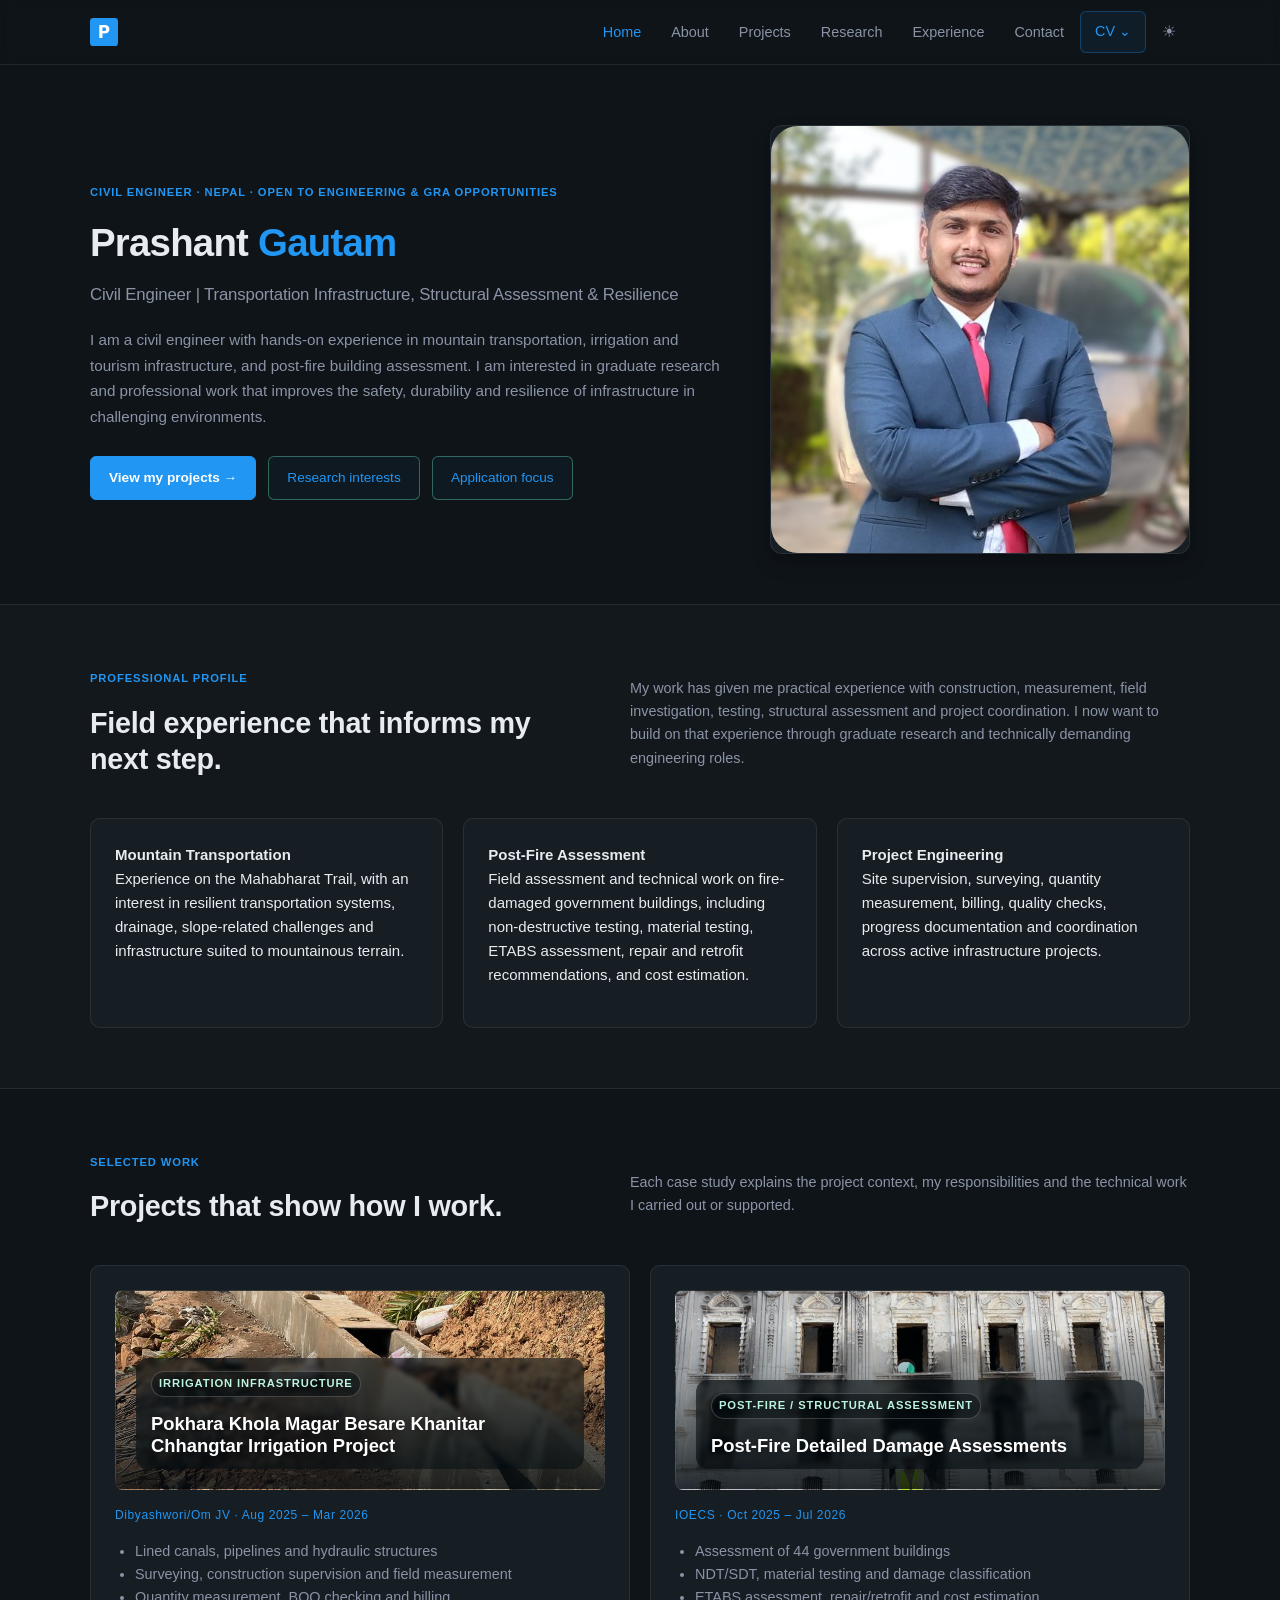
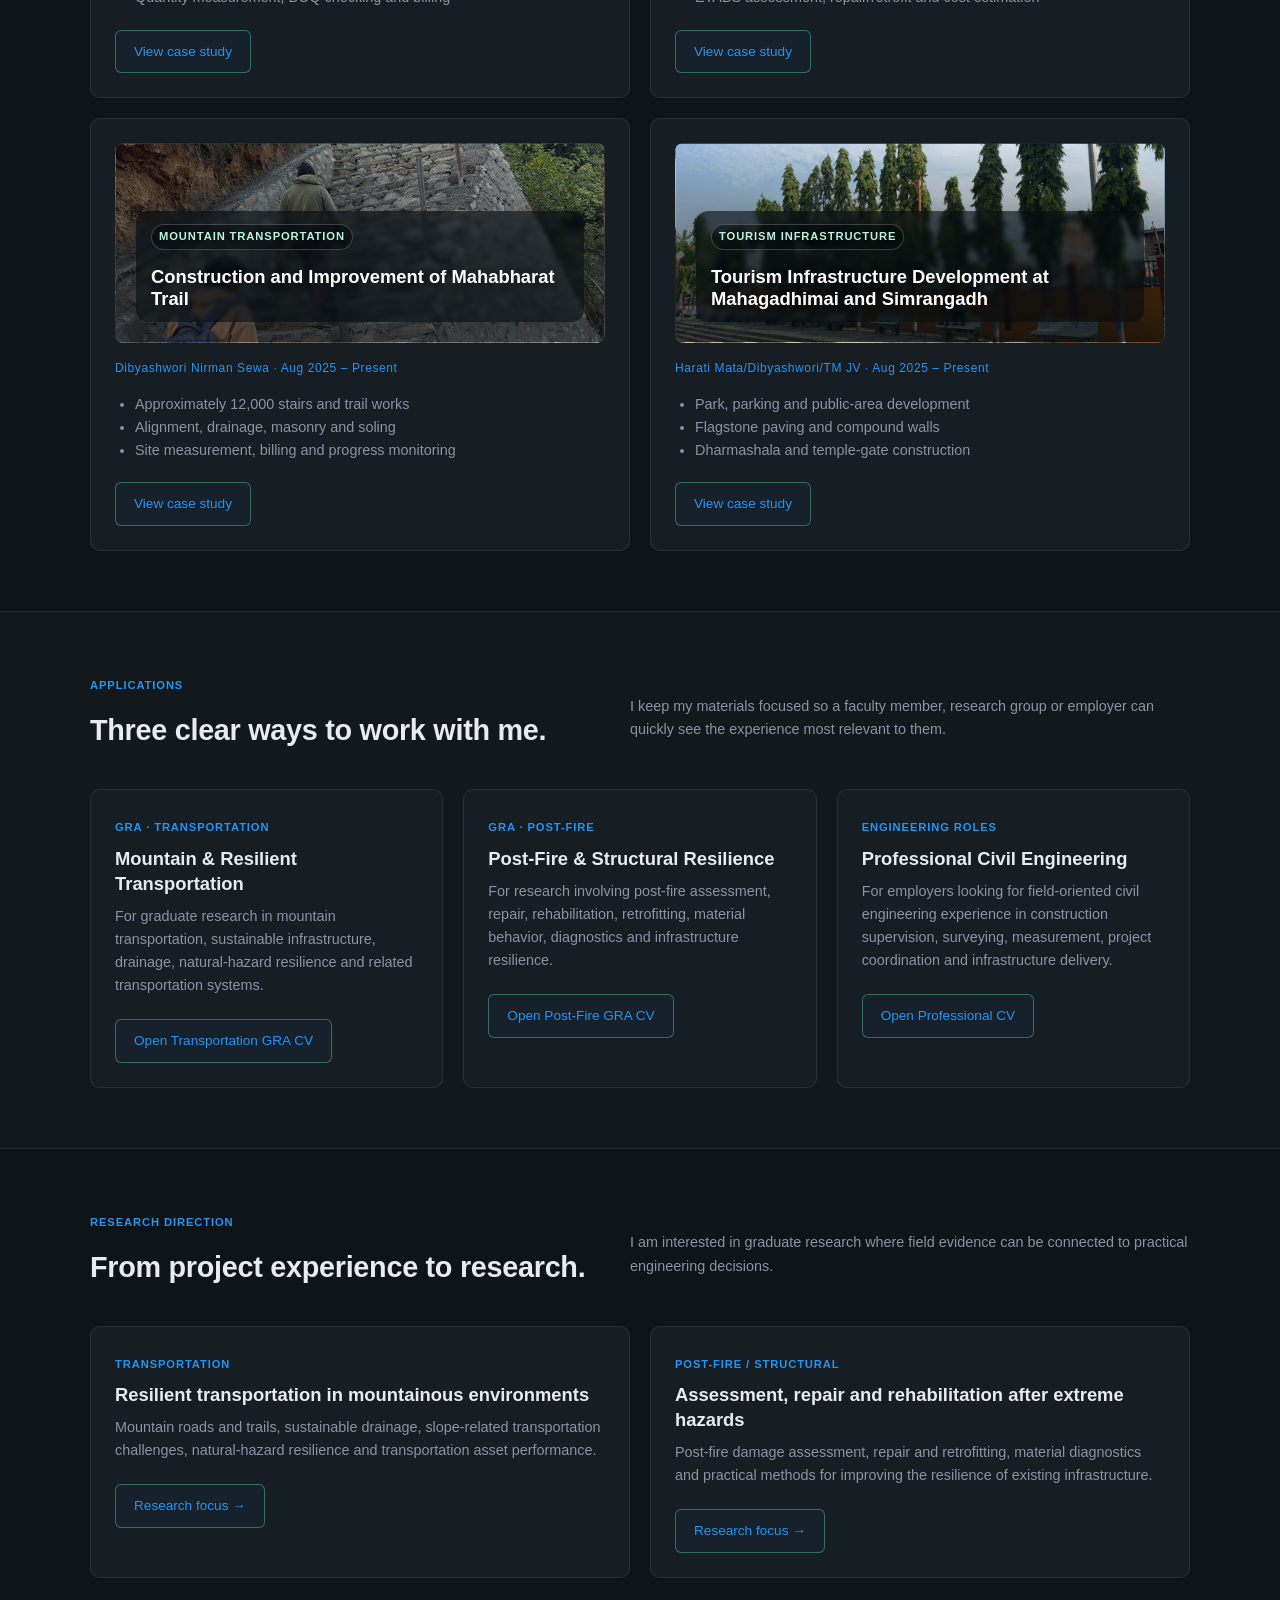
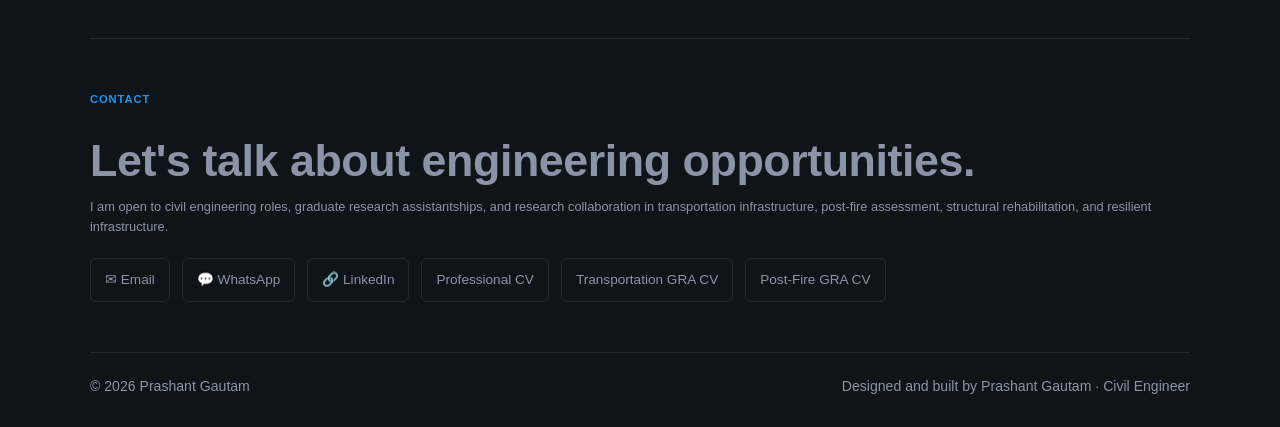
<file: index.html>
<!DOCTYPE html>
<html lang="en">
<head>
<meta charset="utf-8"/>
<meta content="width=device-width,initial-scale=1" name="viewport"/>
<title>Prashant Gautam | Civil Engineer — Transportation, Structural Assessment &amp; Resilience</title><meta content="Prashant Gautam is a civil engineer based in Nepal with project experience in mountain transportation, irrigation, tourism infrastructure and post-fire structural assessment. Seeking engineering roles and GRA opportunities." name="description"/>
<link href="assets/site.css" rel="stylesheet"/><link href="https://prashant-gautam.com.np/" rel="canonical"/><meta content="website" property="og:type"/><meta content="Prashant Gautam | Civil Engineer — Transportation, Structural Assessment &amp; Resilience" property="og:title"/><meta content="Prashant Gautam is a civil engineer based in Nepal with project experience in mountain transportation, irrigation, tourism infrastructure and post-fire structural assessment. Seeking engineering roles and GRA opportunities." property="og:description"/><meta content="https://prashant-gautam.com.np/" property="og:url"/><meta content="https://prashant-gautam.com.np/assets/images/profile/profile.jpg" property="og:image"/><meta content="#07110f" name="theme-color"/><link href="/assets/favicon.svg" rel="icon" type="image/svg+xml"/></head><body><a class="skip-link" href="#main-content">Skip to content</a>
<nav aria-label="Primary navigation" class="nav">
<div class="container nav-inner">
<a aria-label="Prashant Gautam — Home" class="logo" href="index.html"><img src="assets/favicon.svg" alt="P" width="28" height="28"/></a>
<button aria-controls="site-navigation" aria-expanded="false" aria-label="Open navigation" class="menu" type="button">☰</button>
<ul class="nav-links" id="site-navigation">
<li><a class="active" href="index.html">Home</a></li>
<li><a class="" href="about.html">About</a></li>
<li><a class="" href="projects.html">Projects</a></li>
<li><a class="" href="research.html">Research</a></li>
<li><a class="" href="experience.html">Experience</a></li>
<li><a class="" href="index.html#contact">Contact</a></li>
<li class="cv-menu">
<button aria-expanded="false" class="nav-cta cv-trigger" type="button">CV <span aria-hidden="true">⌄</span></button>
<div class="cv-pop" role="menu">
<a href="assets/cv/professional-cv.pdf" rel="noopener" role="menuitem" target="_blank">Professional CV<small>For civil engineering roles and general applications</small></a>
<a href="assets/cv/transportation-gra-cv.pdf" rel="noopener" role="menuitem" target="_blank">Transportation GRA CV<small>For transportation and resilient infrastructure research</small></a>
<a href="assets/cv/post-fire-gra-cv.pdf" rel="noopener" role="menuitem" target="_blank">Post-Fire / Structural GRA CV<small>For post-fire, repair and structural resilience research</small></a>
</div>
</li>
<li><button aria-label="Switch to light or dark theme" class="theme-toggle" type="button">☀</button></li>
</ul>
</div>
</nav>
<main id="main-content"><section class="container hero">
<div>
<span class="eyebrow">Civil Engineer · Nepal · Open to Engineering &amp; GRA Opportunities</span>
<h1>Prashant <span>Gautam</span></h1>
<h2>Civil Engineer | Transportation Infrastructure, Structural Assessment &amp; Resilience</h2>
<p class="lead">I am a civil engineer with hands-on experience in mountain transportation, irrigation and tourism infrastructure, and post-fire building assessment. I am interested in graduate research and professional work that improves the safety, durability and resilience of infrastructure in challenging environments.</p>
<div class="actions">
<a class="btn btn-primary" href="projects.html">View my projects →</a>
<a class="btn btn-outline" href="research.html">Research interests</a>
<a class="btn btn-outline" href="#applications">Application focus</a>
</div>
</div>
<div class="hero-photo"><img alt="Prashant Gautam in professional attire" fetchpriority="high" height="590" src="assets/images/profile/profile.jpg" width="578"/></div>
</section>
<section class="section alt"><div class="container"><div class="section-head"><div><span class="tag">Professional profile</span><h2>Field experience that informs my next step.</h2></div><p>My work has given me practical experience with construction, measurement, field investigation, testing, structural assessment and project coordination. I now want to build on that experience through graduate research and technically demanding engineering roles.</p></div>
<div class="pillars">
<div class="pillar"><strong>Mountain Transportation</strong><p>Experience on the Mahabharat Trail, with an interest in resilient transportation systems, drainage, slope-related challenges and infrastructure suited to mountainous terrain.</p></div>
<div class="pillar"><strong>Post-Fire Assessment</strong><p>Field assessment and technical work on fire-damaged government buildings, including non-destructive testing, material testing, ETABS assessment, repair and retrofit recommendations, and cost estimation.</p></div>
<div class="pillar"><strong>Project Engineering</strong><p>Site supervision, surveying, quantity measurement, billing, quality checks, progress documentation and coordination across active infrastructure projects.</p></div>
</div></div></section>
<section class="section"><div class="container"><div class="section-head"><div><span class="tag">Selected work</span><h2>Projects that show how I work.</h2></div><p>Each case study explains the project context, my responsibilities and the technical work I carried out or supported.</p></div>
<div class="grid">
<article class="card project-card"><div class="project-cover irr"><div><span class="tag">Irrigation Infrastructure</span><h3>Pokhara Khola Magar Besare Khanitar Chhangtar Irrigation Project</h3></div></div><div class="project-body"><div class="meta">Dibyashwori/Om JV · Aug 2025 – Mar 2026</div><ul><li>Lined canals, pipelines and hydraulic structures</li><li>Surveying, construction supervision and field measurement</li><li>Quantity measurement, BOQ checking and billing</li></ul><a class="btn btn-outline" href="projects/irrigation.html">View case study</a></div></article>
<article class="card project-card"><div class="project-cover fire"><div><span class="tag">Post-Fire / Structural Assessment</span><h3>Post-Fire Detailed Damage Assessments</h3></div></div><div class="project-body"><div class="meta">IOECS · Oct 2025 – Jul 2026</div><ul><li>Assessment of 44 government buildings</li><li>NDT/SDT, material testing and damage classification</li><li>ETABS assessment, repair/retrofit and cost estimation</li></ul><a class="btn btn-outline" href="projects/post-fire.html">View case study</a></div></article>
<article class="card project-card"><div class="project-cover trail"><div><span class="tag">Mountain Transportation</span><h3>Construction and Improvement of Mahabharat Trail</h3></div></div><div class="project-body"><div class="meta">Dibyashwori Nirman Sewa · Aug 2025 – Present</div><ul><li>Approximately 12,000 stairs and trail works</li><li>Alignment, drainage, masonry and soling</li><li>Site measurement, billing and progress monitoring</li></ul><a class="btn btn-outline" href="projects/mahabharat-trail.html">View case study</a></div></article>
<article class="card project-card"><div class="project-cover tourism"><div><span class="tag">Tourism Infrastructure</span><h3>Tourism Infrastructure Development at Mahagadhimai and Simrangadh</h3></div></div><div class="project-body"><div class="meta">Harati Mata/Dibyashwori/TM JV · Aug 2025 – Present</div><ul><li>Park, parking and public-area development</li><li>Flagstone paving and compound walls</li><li>Dharmashala and temple-gate construction</li></ul><a class="btn btn-outline" href="projects/tourism.html">View case study</a></div></article>
</div></div></section>
<section class="section alt" id="applications"><div class="container"><div class="section-head"><div><span class="tag">Applications</span><h2>Three clear ways to work with me.</h2></div><p>I keep my materials focused so a faculty member, research group or employer can quickly see the experience most relevant to them.</p></div>
<div class="grid three">
<div class="card"><span class="tag">GRA · Transportation</span><h3>Mountain &amp; Resilient Transportation</h3><p>For graduate research in mountain transportation, sustainable infrastructure, drainage, natural-hazard resilience and related transportation systems.</p><a class="btn btn-outline" href="assets/cv/transportation-gra-cv.pdf" rel="noopener" target="_blank">Open Transportation GRA CV</a></div>
<div class="card"><span class="tag">GRA · Post-Fire</span><h3>Post-Fire &amp; Structural Resilience</h3><p>For research involving post-fire assessment, repair, rehabilitation, retrofitting, material behavior, diagnostics and infrastructure resilience.</p><a class="btn btn-outline" href="assets/cv/post-fire-gra-cv.pdf" rel="noopener" target="_blank">Open Post-Fire GRA CV</a></div>
<div class="card"><span class="tag">Engineering roles</span><h3>Professional Civil Engineering</h3><p>For employers looking for field-oriented civil engineering experience in construction supervision, surveying, measurement, project coordination and infrastructure delivery.</p><a class="btn btn-outline" href="assets/cv/professional-cv.pdf" rel="noopener" target="_blank">Open Professional CV</a></div>
</div></div></section>
<section class="section"><div class="container"><div class="section-head"><div><span class="tag">Research direction</span><h2>From project experience to research.</h2></div><p>I am interested in graduate research where field evidence can be connected to practical engineering decisions.</p></div>
<div class="grid">
<div class="card"><span class="tag">Transportation</span><h3>Resilient transportation in mountainous environments</h3><p>Mountain roads and trails, sustainable drainage, slope-related transportation challenges, natural-hazard resilience and transportation asset performance.</p><a class="btn btn-outline" href="research.html#transportation">Research focus →</a></div>
<div class="card"><span class="tag">Post-Fire / Structural</span><h3>Assessment, repair and rehabilitation after extreme hazards</h3><p>Post-fire damage assessment, repair and retrofitting, material diagnostics and practical methods for improving the resilience of existing infrastructure.</p><a class="btn btn-outline" href="research.html#postfire">Research focus →</a></div>
</div></div></section></main>
<footer class="container footer" id="contact">
<div class="contact">
<span class="tag">Contact</span>
<h2>Let's talk about engineering opportunities.</h2>
<p>I am open to civil engineering roles, graduate research assistantships, and research collaboration in transportation infrastructure, post-fire assessment, structural rehabilitation, and resilient infrastructure.</p>
<div class="contact-links">
<a href="mailto:077bce104.prashant@pcampus.edu.np">✉ Email</a>
<a href="https://wa.me/9779865442326?text=Hello%20Prashant" rel="noopener" target="_blank">💬 WhatsApp</a>
<a href="https://www.linkedin.com/in/gtm-prashant/" rel="me noopener" target="_blank">🔗 LinkedIn</a>
<a href="assets/cv/professional-cv.pdf" rel="noopener" target="_blank">Professional CV</a>
<a href="assets/cv/transportation-gra-cv.pdf" rel="noopener" target="_blank">Transportation GRA CV</a>
<a href="assets/cv/post-fire-gra-cv.pdf" rel="noopener" target="_blank">Post-Fire GRA CV</a>
</div>
</div>
<div class="footer-bottom"><span>© 2026 Prashant Gautam</span><span>Designed and built by Prashant Gautam · Civil Engineer</span></div>
</footer>
<script src="assets/site.js"></script></body></html>
</file>
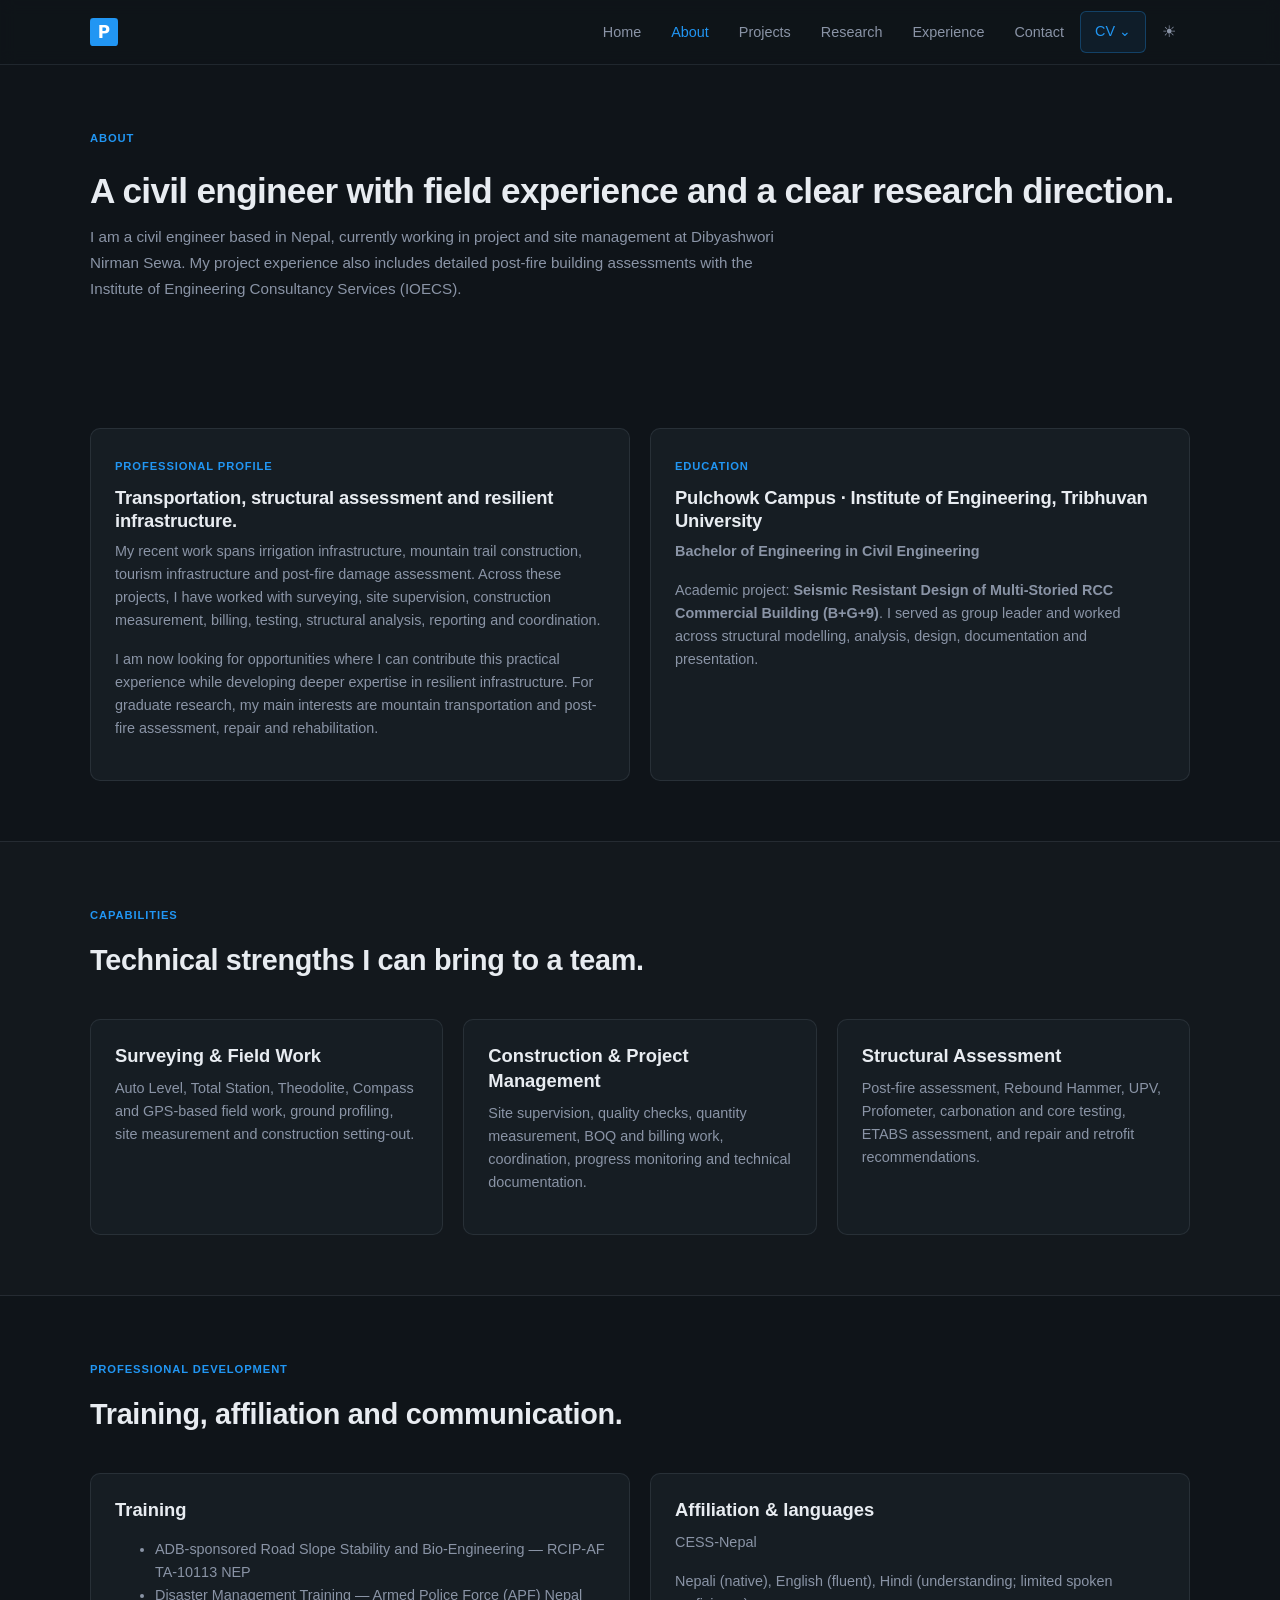
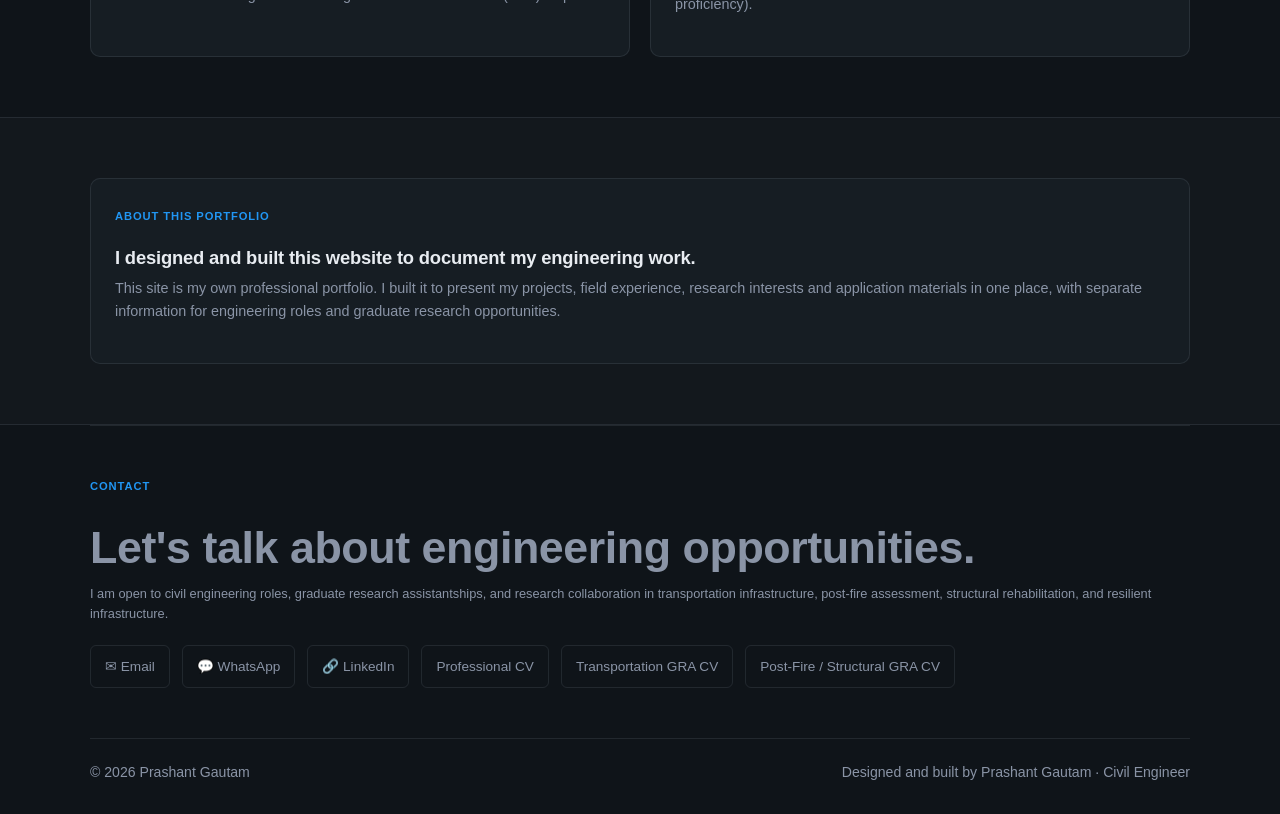
<file: about.html>
<!DOCTYPE html>
<!DOCTYPE html>

<!DOCTYPE html>

<html lang="en"><head><meta charset="utf-8"/>
<meta content="width=device-width,initial-scale=1" name="viewport"/>
<title>About | Prashant Gautam</title><meta content="About Prashant Gautam, a civil engineer based in Nepal with field and project experience in transportation, infrastructure construction and post-fire structural assessment." name="description"/>
<link href="assets/site.css" rel="stylesheet"/><link href="https://prashant-gautam.com.np/about.html" rel="canonical"/><meta content="website" property="og:type"/><meta content="About | Prashant Gautam" property="og:title"/><meta content="About Prashant Gautam, a civil engineer based in Nepal with field and project experience in transportation, infrastructure construction and post-fire structural assessment." property="og:description"/><meta content="https://prashant-gautam.com.np/about.html" property="og:url"/><meta content="https://prashant-gautam.com.np/assets/images/profile/profile.jpg" property="og:image"/><meta content="#07110f" name="theme-color"/><link href="../assets/favicon.svg" rel="icon" type="image/svg+xml"/></head><body><a class="skip-link" href="#main-content">Skip to content</a>
<nav aria-label="Primary navigation" class="nav">
<div class="container nav-inner">
<a aria-label="Prashant Gautam — Home" class="logo" href="index.html"><img src="assets/favicon.svg" alt="P" width="28" height="28"/></a>
<button aria-controls="site-navigation" aria-expanded="false" aria-label="Open navigation" class="menu" type="button">☰</button>
<ul class="nav-links" id="site-navigation">
<li><a class="" href="index.html">Home</a></li>
<li><a class="active" href="about.html">About</a></li>
<li><a class="" href="projects.html">Projects</a></li>
<li><a class="" href="research.html">Research</a></li>
<li><a class="" href="experience.html">Experience</a></li>
<li><a class="" href="index.html#contact">Contact</a></li>
<li class="cv-menu">
<button aria-expanded="false" class="nav-cta cv-trigger" type="button">CV <span aria-hidden="true">⌄</span></button>
<div class="cv-pop" role="menu">
<a href="assets/cv/professional-cv.pdf" rel="noopener" role="menuitem" target="_blank">Professional CV<small>For civil engineering roles and general applications</small></a>
<a href="assets/cv/transportation-gra-cv.pdf" rel="noopener" role="menuitem" target="_blank">Transportation GRA CV<small>For transportation and resilient infrastructure research</small></a>
<a href="assets/cv/post-fire-gra-cv.pdf" rel="noopener" role="menuitem" target="_blank">Post-Fire / Structural GRA CV<small>For post-fire, repair and structural resilience research</small></a>
</div>
</li>
<li><button aria-label="Switch to light or dark theme" class="theme-toggle" type="button">☀</button></li>
</ul>
</div>
</nav>
<main id="main-content"><section class="page-hero"><div class="container"><span class="eyebrow">About</span><h1>A civil engineer with field experience and a clear research direction.</h1><p>I am a civil engineer based in Nepal, currently working in project and site management at Dibyashwori Nirman Sewa. My project experience also includes detailed post-fire building assessments with the Institute of Engineering Consultancy Services (IOECS).</p></div></section>
<section class="section"><div class="container grid">
<div class="card"><span class="tag">Professional profile</span><h2>Transportation, structural assessment and resilient infrastructure.</h2><p>My recent work spans irrigation infrastructure, mountain trail construction, tourism infrastructure and post-fire damage assessment. Across these projects, I have worked with surveying, site supervision, construction measurement, billing, testing, structural analysis, reporting and coordination.</p><p>I am now looking for opportunities where I can contribute this practical experience while developing deeper expertise in resilient infrastructure. For graduate research, my main interests are mountain transportation and post-fire assessment, repair and rehabilitation.</p></div>
<div class="card"><span class="tag">Education</span><h2>Pulchowk Campus · Institute of Engineering, Tribhuvan University</h2><p><strong>Bachelor of Engineering in Civil Engineering</strong></p><p>Academic project: <strong>Seismic Resistant Design of Multi-Storied RCC Commercial Building (B+G+9)</strong>. I served as group leader and worked across structural modelling, analysis, design, documentation and presentation.</p></div>
</div></section>
<section class="section alt"><div class="container"><div class="section-head"><div><span class="tag">Capabilities</span><h2>Technical strengths I can bring to a team.</h2></div></div>
<div class="grid three">
<div class="card"><h3>Surveying &amp; Field Work</h3><p>Auto Level, Total Station, Theodolite, Compass and GPS-based field work, ground profiling, site measurement and construction setting-out.</p></div>
<div class="card"><h3>Construction &amp; Project Management</h3><p>Site supervision, quality checks, quantity measurement, BOQ and billing work, coordination, progress monitoring and technical documentation.</p></div>
<div class="card"><h3>Structural Assessment</h3><p>Post-fire assessment, Rebound Hammer, UPV, Profometer, carbonation and core testing, ETABS assessment, and repair and retrofit recommendations.</p></div>
</div></div></section>
<section class="section"><div class="container"><div class="section-head"><div><span class="tag">Professional development</span><h2>Training, affiliation and communication.</h2></div></div>
<div class="grid">
<div class="card"><h3>Training</h3><ul><li>ADB-sponsored Road Slope Stability and Bio-Engineering — RCIP-AF TA-10113 NEP</li><li>Disaster Management Training — Armed Police Force (APF) Nepal</li></ul></div>
<div class="card"><h3>Affiliation &amp; languages</h3><p>CESS-Nepal</p><p>Nepali (native), English (fluent), Hindi (understanding; limited spoken proficiency).</p></div>
</div></div></section>
<section class="section alt"><div class="container"><div class="card site-note"><span class="tag">About this portfolio</span><h2>I designed and built this website to document my engineering work.</h2><p>This site is my own professional portfolio. I built it to present my projects, field experience, research interests and application materials in one place, with separate information for engineering roles and graduate research opportunities.</p></div></div></section></main>
<footer class="container footer" id="contact">
<div class="contact">
<span class="tag">Contact</span>
<h2>Let's talk about engineering opportunities.</h2>
<p>I am open to civil engineering roles, graduate research assistantships, and research collaboration in transportation infrastructure, post-fire assessment, structural rehabilitation, and resilient infrastructure.</p>
<div class="contact-links">
<a href="mailto:077bce104.prashant@pcampus.edu.np">✉ Email</a>
<a href="https://wa.me/9779865442326?text=Hello%20Prashant" rel="noopener" target="_blank">💬 WhatsApp</a>
<a href="https://www.linkedin.com/in/gtm-prashant/" rel="me noopener" target="_blank">🔗 LinkedIn</a>
<a href="assets/cv/professional-cv.pdf" rel="noopener" target="_blank">Professional CV</a>
<a href="assets/cv/transportation-gra-cv.pdf" rel="noopener" target="_blank">Transportation GRA CV</a>
<a href="assets/cv/post-fire-gra-cv.pdf" rel="noopener" target="_blank">Post-Fire / Structural GRA CV</a>
</div>
</div>
<div class="footer-bottom"><span>© 2026 Prashant Gautam</span><span>Designed and built by Prashant Gautam · Civil Engineer</span></div>
</footer>
<script src="assets/site.js"></script></body></html>
</file>
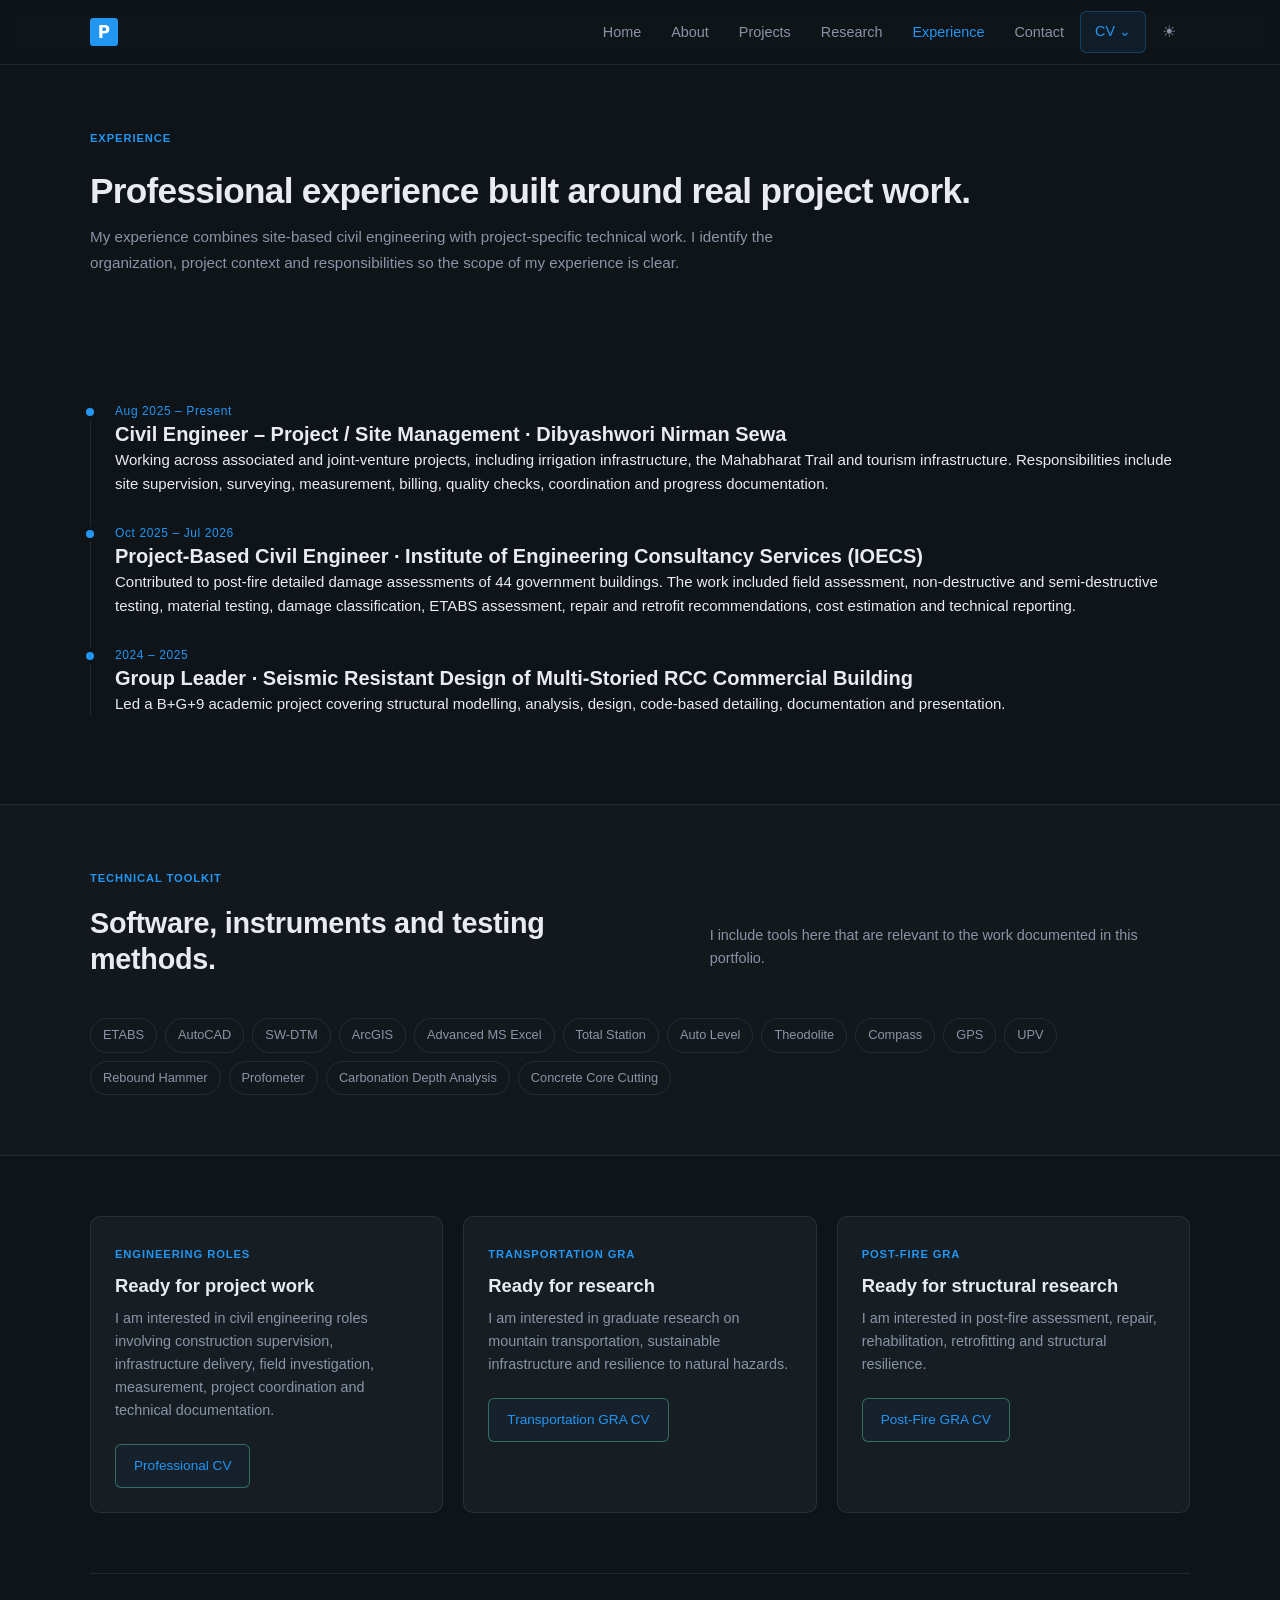
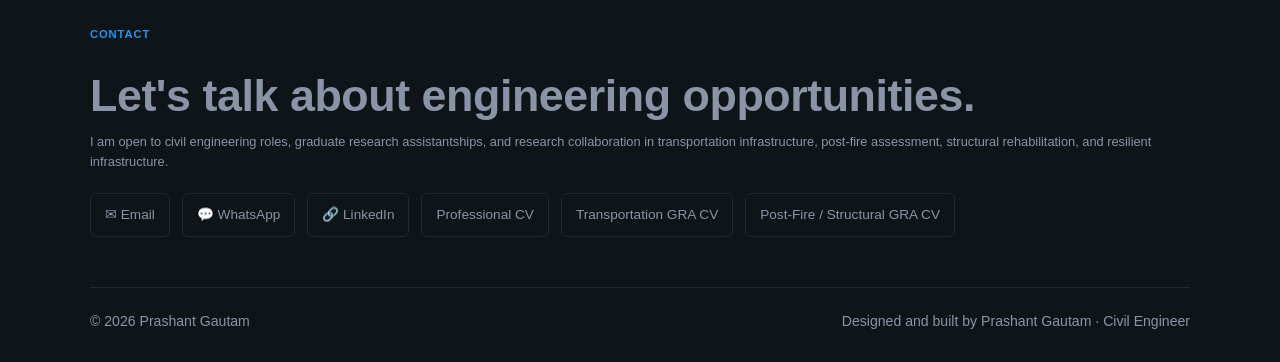
<file: experience.html>
<!DOCTYPE html>
<!DOCTYPE html>

<!DOCTYPE html>

<html lang="en"><head><meta charset="utf-8"/>
<meta content="width=device-width,initial-scale=1" name="viewport"/>
<title>Experience | Prashant Gautam</title><meta content="Professional and project-based civil engineering experience, technical responsibilities and field tools used by Prashant Gautam." name="description"/>
<link href="assets/site.css" rel="stylesheet"/><link href="https://prashant-gautam.com.np/experience.html" rel="canonical"/><meta content="website" property="og:type"/><meta content="Experience | Prashant Gautam" property="og:title"/><meta content="Professional and project-based civil engineering experience, technical responsibilities and field tools used by Prashant Gautam." property="og:description"/><meta content="https://prashant-gautam.com.np/experience.html" property="og:url"/><meta content="https://prashant-gautam.com.np/assets/images/profile/profile.jpg" property="og:image"/><meta content="#07110f" name="theme-color"/><link href="../assets/favicon.svg" rel="icon" type="image/svg+xml"/></head><body><a class="skip-link" href="#main-content">Skip to content</a>
<nav aria-label="Primary navigation" class="nav">
<div class="container nav-inner">
<a aria-label="Prashant Gautam — Home" class="logo" href="index.html"><img src="assets/favicon.svg" alt="P" width="28" height="28"/></a>
<button aria-controls="site-navigation" aria-expanded="false" aria-label="Open navigation" class="menu" type="button">☰</button>
<ul class="nav-links" id="site-navigation">
<li><a class="" href="index.html">Home</a></li>
<li><a class="" href="about.html">About</a></li>
<li><a class="" href="projects.html">Projects</a></li>
<li><a class="" href="research.html">Research</a></li>
<li><a class="active" href="experience.html">Experience</a></li>
<li><a class="" href="index.html#contact">Contact</a></li>
<li class="cv-menu">
<button aria-expanded="false" class="nav-cta cv-trigger" type="button">CV <span aria-hidden="true">⌄</span></button>
<div class="cv-pop" role="menu">
<a href="assets/cv/professional-cv.pdf" rel="noopener" role="menuitem" target="_blank">Professional CV<small>For civil engineering roles and general applications</small></a>
<a href="assets/cv/transportation-gra-cv.pdf" rel="noopener" role="menuitem" target="_blank">Transportation GRA CV<small>For transportation and resilient infrastructure research</small></a>
<a href="assets/cv/post-fire-gra-cv.pdf" rel="noopener" role="menuitem" target="_blank">Post-Fire / Structural GRA CV<small>For post-fire, repair and structural resilience research</small></a>
</div>
</li>
<li><button aria-label="Switch to light or dark theme" class="theme-toggle" type="button">☀</button></li>
</ul>
</div>
</nav>
<main id="main-content"><section class="page-hero"><div class="container"><span class="eyebrow">Experience</span><h1>Professional experience built around real project work.</h1><p>My experience combines site-based civil engineering with project-specific technical work. I identify the organization, project context and responsibilities so the scope of my experience is clear.</p></div></section>
<section class="section"><div class="container timeline">
<div class="timeline-item"><div class="meta">Aug 2025 – Present</div><h3>Civil Engineer – Project / Site Management · Dibyashwori Nirman Sewa</h3><p>Working across associated and joint-venture projects, including irrigation infrastructure, the Mahabharat Trail and tourism infrastructure. Responsibilities include site supervision, surveying, measurement, billing, quality checks, coordination and progress documentation.</p></div>
<div class="timeline-item"><div class="meta">Oct 2025 – Jul 2026</div><h3>Project-Based Civil Engineer · Institute of Engineering Consultancy Services (IOECS)</h3><p>Contributed to post-fire detailed damage assessments of 44 government buildings. The work included field assessment, non-destructive and semi-destructive testing, material testing, damage classification, ETABS assessment, repair and retrofit recommendations, cost estimation and technical reporting.</p></div>
<div class="timeline-item"><div class="meta">2024 – 2025</div><h3>Group Leader · Seismic Resistant Design of Multi-Storied RCC Commercial Building</h3><p>Led a B+G+9 academic project covering structural modelling, analysis, design, code-based detailing, documentation and presentation.</p></div>
</div></section>
<section class="section alt"><div class="container"><div class="section-head"><div><span class="tag">Technical toolkit</span><h2>Software, instruments and testing methods.</h2></div><p>I include tools here that are relevant to the work documented in this portfolio.</p></div>
<div class="skills"><span class="skill">ETABS</span><span class="skill">AutoCAD</span><span class="skill">SW-DTM</span><span class="skill">ArcGIS</span><span class="skill">Advanced MS Excel</span><span class="skill">Total Station</span><span class="skill">Auto Level</span><span class="skill">Theodolite</span><span class="skill">Compass</span><span class="skill">GPS</span><span class="skill">UPV</span><span class="skill">Rebound Hammer</span><span class="skill">Profometer</span><span class="skill">Carbonation Depth Analysis</span><span class="skill">Concrete Core Cutting</span></div></div></section>
<section class="section"><div class="container"><div class="grid three"><div class="card"><span class="tag">Engineering roles</span><h3>Ready for project work</h3><p>I am interested in civil engineering roles involving construction supervision, infrastructure delivery, field investigation, measurement, project coordination and technical documentation.</p><a class="btn btn-outline" href="assets/cv/professional-cv.pdf" rel="noopener" target="_blank">Professional CV</a></div><div class="card"><span class="tag">Transportation GRA</span><h3>Ready for research</h3><p>I am interested in graduate research on mountain transportation, sustainable infrastructure and resilience to natural hazards.</p><a class="btn btn-outline" href="assets/cv/transportation-gra-cv.pdf" rel="noopener" target="_blank">Transportation GRA CV</a></div><div class="card"><span class="tag">Post-Fire GRA</span><h3>Ready for structural research</h3><p>I am interested in post-fire assessment, repair, rehabilitation, retrofitting and structural resilience.</p><a class="btn btn-outline" href="assets/cv/post-fire-gra-cv.pdf" rel="noopener" target="_blank">Post-Fire GRA CV</a></div></div></div></section></main>
<footer class="container footer" id="contact">
<div class="contact">
<span class="tag">Contact</span>
<h2>Let's talk about engineering opportunities.</h2>
<p>I am open to civil engineering roles, graduate research assistantships, and research collaboration in transportation infrastructure, post-fire assessment, structural rehabilitation, and resilient infrastructure.</p>
<div class="contact-links">
<a href="mailto:077bce104.prashant@pcampus.edu.np">✉ Email</a>
<a href="https://wa.me/9779865442326?text=Hello%20Prashant" rel="noopener" target="_blank">💬 WhatsApp</a>
<a href="https://www.linkedin.com/in/gtm-prashant/" rel="me noopener" target="_blank">🔗 LinkedIn</a>
<a href="assets/cv/professional-cv.pdf" rel="noopener" target="_blank">Professional CV</a>
<a href="assets/cv/transportation-gra-cv.pdf" rel="noopener" target="_blank">Transportation GRA CV</a>
<a href="assets/cv/post-fire-gra-cv.pdf" rel="noopener" target="_blank">Post-Fire / Structural GRA CV</a>
</div>
</div>
<div class="footer-bottom"><span>© 2026 Prashant Gautam</span><span>Designed and built by Prashant Gautam · Civil Engineer</span></div>
</footer>
<script src="assets/site.js"></script></body></html>
</file>
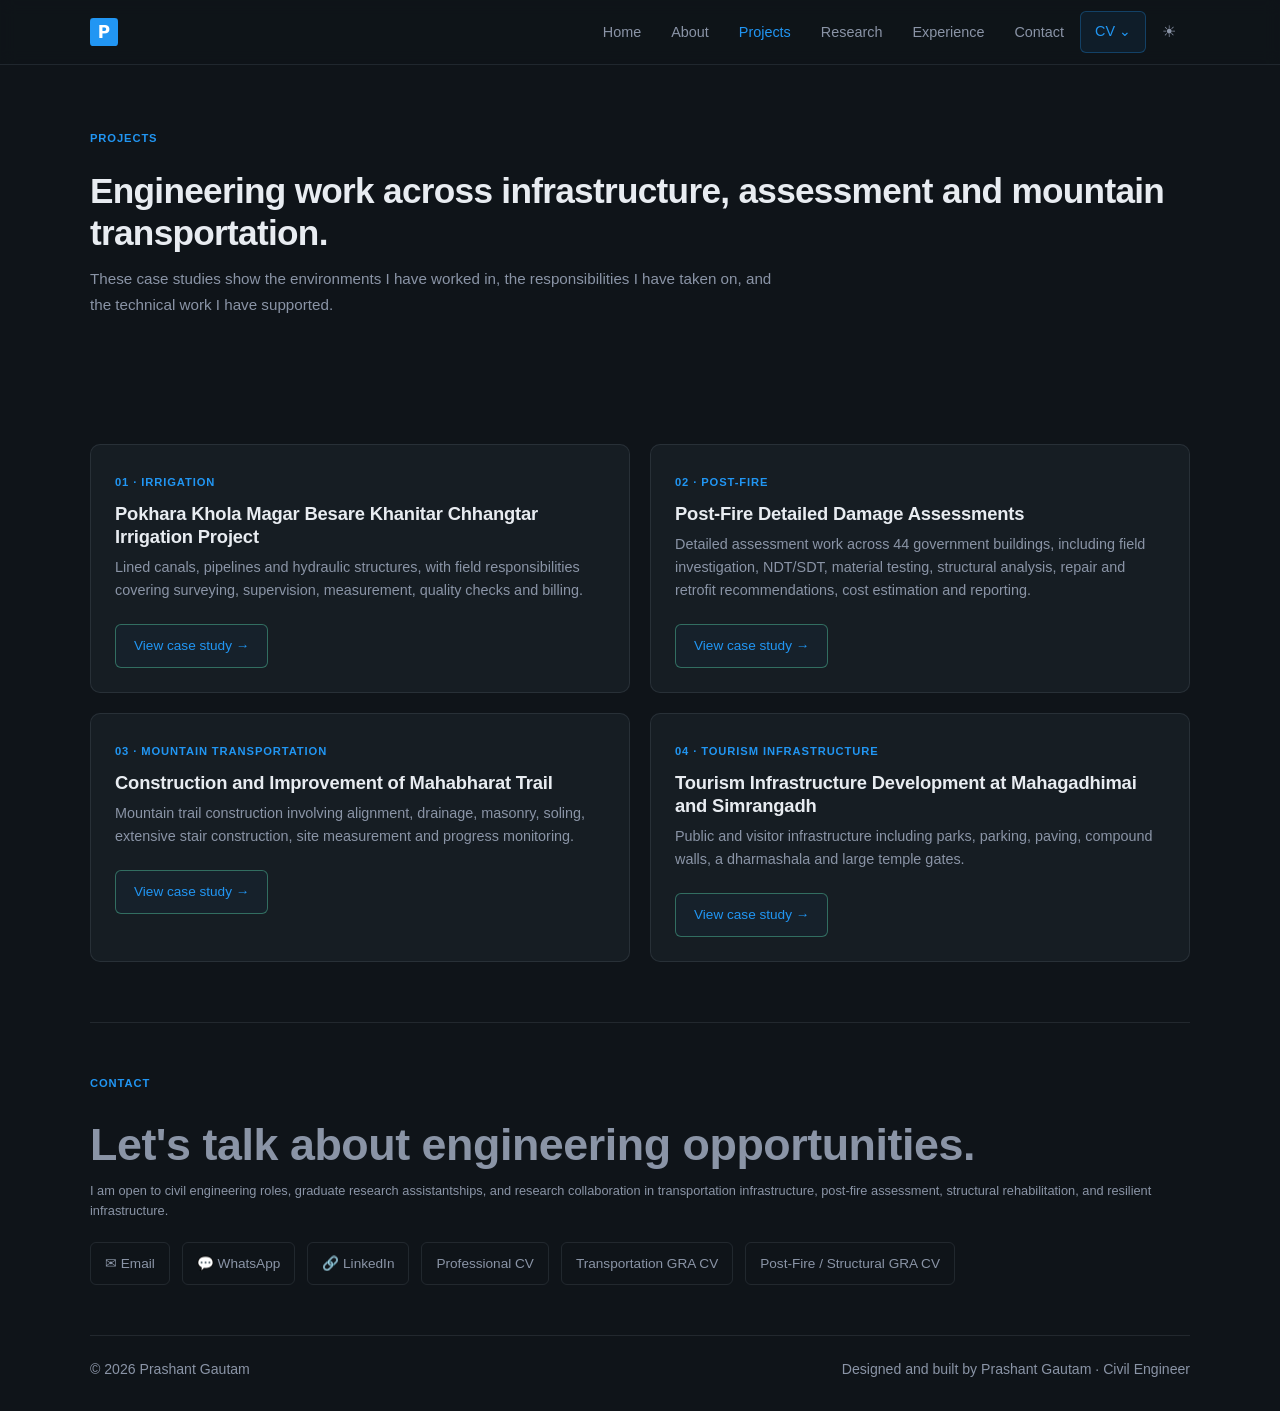
<file: projects.html>
<!DOCTYPE html>
<!DOCTYPE html>

<!DOCTYPE html>

<html lang="en"><head><meta charset="utf-8"/>
<meta content="width=device-width,initial-scale=1" name="viewport"/>
<title>Projects | Prashant Gautam</title><meta content="Selected civil engineering projects by Prashant Gautam across irrigation, post-fire assessment, mountain transportation and tourism infrastructure." name="description"/>
<link href="assets/site.css" rel="stylesheet"/><link href="https://prashant-gautam.com.np/projects.html" rel="canonical"/><meta content="website" property="og:type"/><meta content="Projects | Prashant Gautam" property="og:title"/><meta content="Selected civil engineering projects by Prashant Gautam across irrigation, post-fire assessment, mountain transportation and tourism infrastructure." property="og:description"/><meta content="https://prashant-gautam.com.np/projects.html" property="og:url"/><meta content="https://prashant-gautam.com.np/assets/images/profile/profile.jpg" property="og:image"/><meta content="#07110f" name="theme-color"/><link href="../assets/favicon.svg" rel="icon" type="image/svg+xml"/></head><body><a class="skip-link" href="#main-content">Skip to content</a>
<nav aria-label="Primary navigation" class="nav">
<div class="container nav-inner">
<a aria-label="Prashant Gautam — Home" class="logo" href="index.html"><img src="assets/favicon.svg" alt="P" width="28" height="28"/></a>
<button aria-controls="site-navigation" aria-expanded="false" aria-label="Open navigation" class="menu" type="button">☰</button>
<ul class="nav-links" id="site-navigation">
<li><a class="" href="index.html">Home</a></li>
<li><a class="" href="about.html">About</a></li>
<li><a class="active" href="projects.html">Projects</a></li>
<li><a class="" href="research.html">Research</a></li>
<li><a class="" href="experience.html">Experience</a></li>
<li><a class="" href="index.html#contact">Contact</a></li>
<li class="cv-menu">
<button aria-expanded="false" class="nav-cta cv-trigger" type="button">CV <span aria-hidden="true">⌄</span></button>
<div class="cv-pop" role="menu">
<a href="assets/cv/professional-cv.pdf" rel="noopener" role="menuitem" target="_blank">Professional CV<small>For civil engineering roles and general applications</small></a>
<a href="assets/cv/transportation-gra-cv.pdf" rel="noopener" role="menuitem" target="_blank">Transportation GRA CV<small>For transportation and resilient infrastructure research</small></a>
<a href="assets/cv/post-fire-gra-cv.pdf" rel="noopener" role="menuitem" target="_blank">Post-Fire / Structural GRA CV<small>For post-fire, repair and structural resilience research</small></a>
</div>
</li>
<li><button aria-label="Switch to light or dark theme" class="theme-toggle" type="button">☀</button></li>
</ul>
</div>
</nav>
<main id="main-content"><section class="page-hero"><div class="container"><span class="eyebrow">Projects</span><h1>Engineering work across infrastructure, assessment and mountain transportation.</h1><p>These case studies show the environments I have worked in, the responsibilities I have taken on, and the technical work I have supported.</p></div></section>
<section class="section"><div class="container grid">
<article class="card"><span class="tag">01 · Irrigation</span><h2>Pokhara Khola Magar Besare Khanitar Chhangtar Irrigation Project</h2><p>Lined canals, pipelines and hydraulic structures, with field responsibilities covering surveying, supervision, measurement, quality checks and billing.</p><a class="btn btn-outline" href="projects/irrigation.html">View case study →</a></article>
<article class="card"><span class="tag">02 · Post-Fire</span><h2>Post-Fire Detailed Damage Assessments</h2><p>Detailed assessment work across 44 government buildings, including field investigation, NDT/SDT, material testing, structural analysis, repair and retrofit recommendations, cost estimation and reporting.</p><a class="btn btn-outline" href="projects/post-fire.html">View case study →</a></article>
<article class="card"><span class="tag">03 · Mountain Transportation</span><h2>Construction and Improvement of Mahabharat Trail</h2><p>Mountain trail construction involving alignment, drainage, masonry, soling, extensive stair construction, site measurement and progress monitoring.</p><a class="btn btn-outline" href="projects/mahabharat-trail.html">View case study →</a></article>
<article class="card"><span class="tag">04 · Tourism Infrastructure</span><h2>Tourism Infrastructure Development at Mahagadhimai and Simrangadh</h2><p>Public and visitor infrastructure including parks, parking, paving, compound walls, a dharmashala and large temple gates.</p><a class="btn btn-outline" href="projects/tourism.html">View case study →</a></article>
</div></section></main>
<footer class="container footer" id="contact">
<div class="contact">
<span class="tag">Contact</span>
<h2>Let's talk about engineering opportunities.</h2>
<p>I am open to civil engineering roles, graduate research assistantships, and research collaboration in transportation infrastructure, post-fire assessment, structural rehabilitation, and resilient infrastructure.</p>
<div class="contact-links">
<a href="mailto:077bce104.prashant@pcampus.edu.np">✉ Email</a>
<a href="https://wa.me/9779865442326?text=Hello%20Prashant" rel="noopener" target="_blank">💬 WhatsApp</a>
<a href="https://www.linkedin.com/in/gtm-prashant/" rel="me noopener" target="_blank">🔗 LinkedIn</a>
<a href="assets/cv/professional-cv.pdf" rel="noopener" target="_blank">Professional CV</a>
<a href="assets/cv/transportation-gra-cv.pdf" rel="noopener" target="_blank">Transportation GRA CV</a>
<a href="assets/cv/post-fire-gra-cv.pdf" rel="noopener" target="_blank">Post-Fire / Structural GRA CV</a>
</div>
</div>
<div class="footer-bottom"><span>© 2026 Prashant Gautam</span><span>Designed and built by Prashant Gautam · Civil Engineer</span></div>
</footer>
<script src="assets/site.js"></script></body></html>
</file>
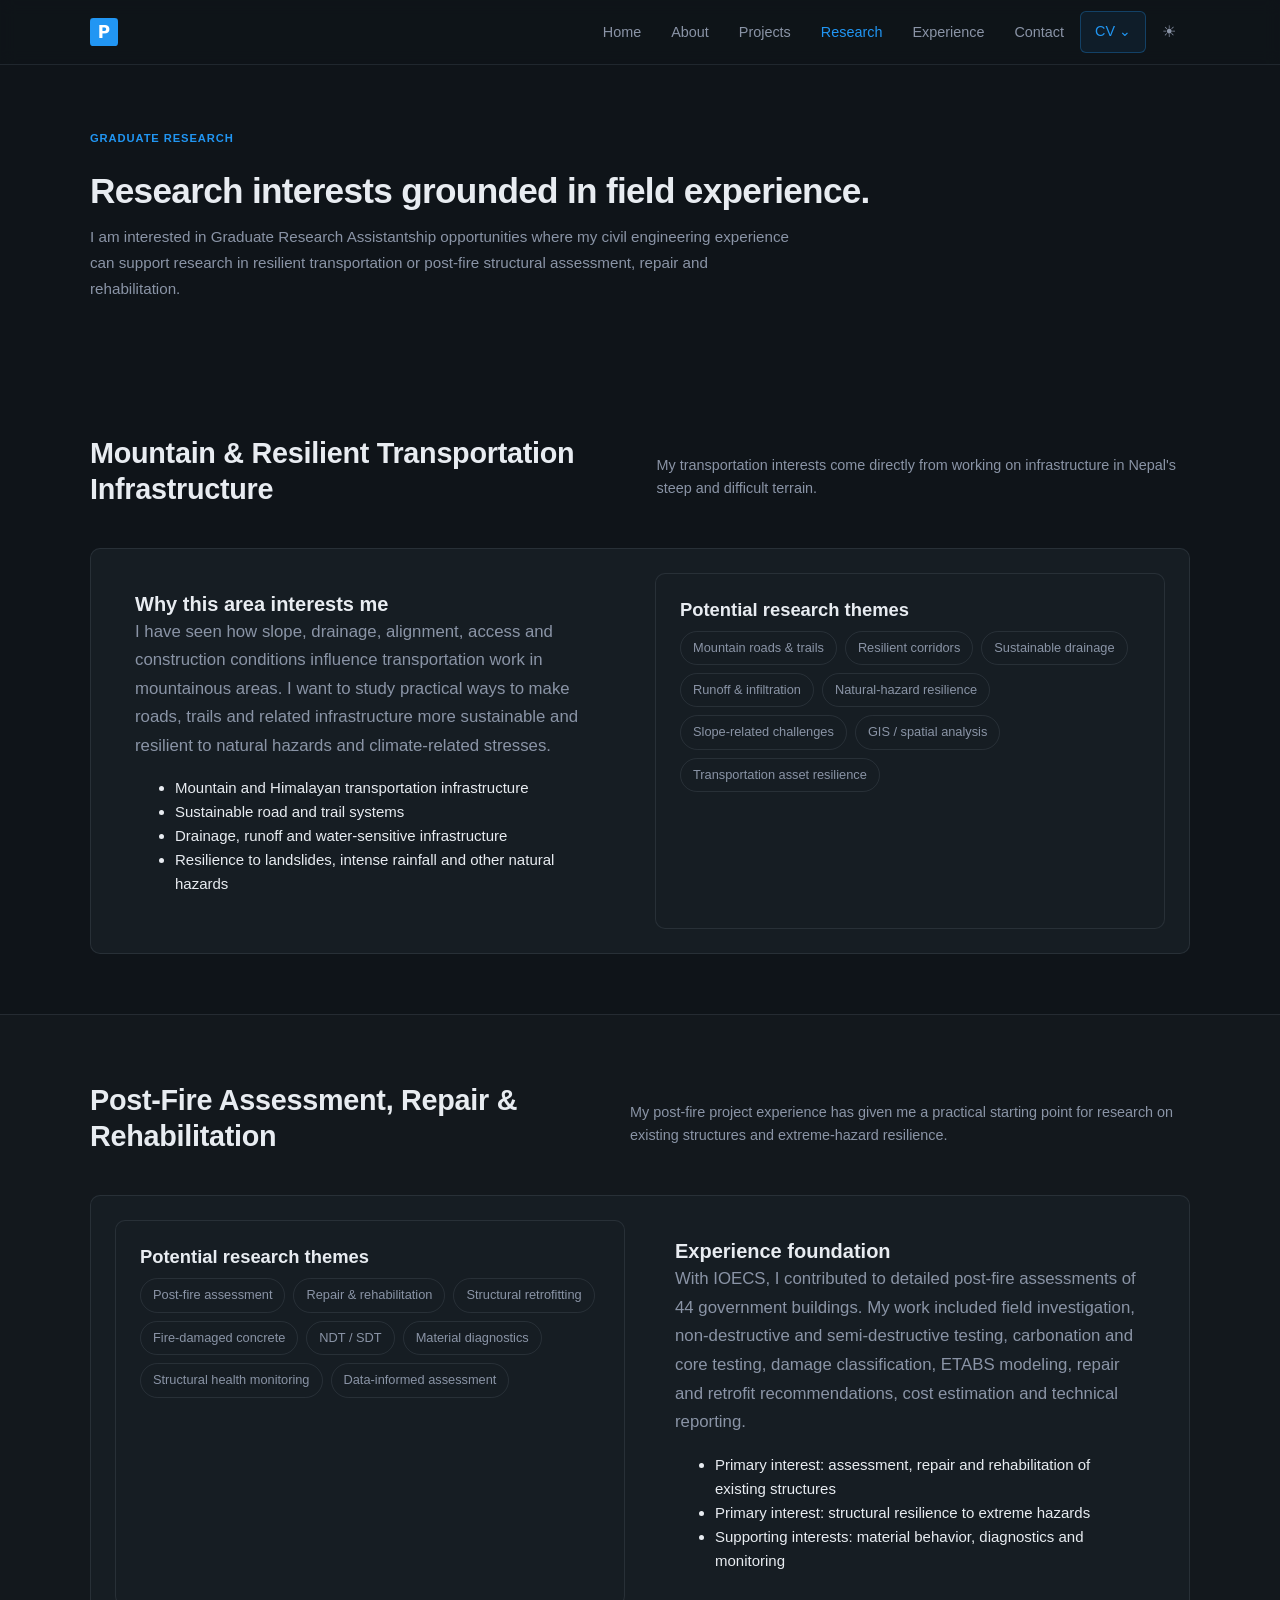
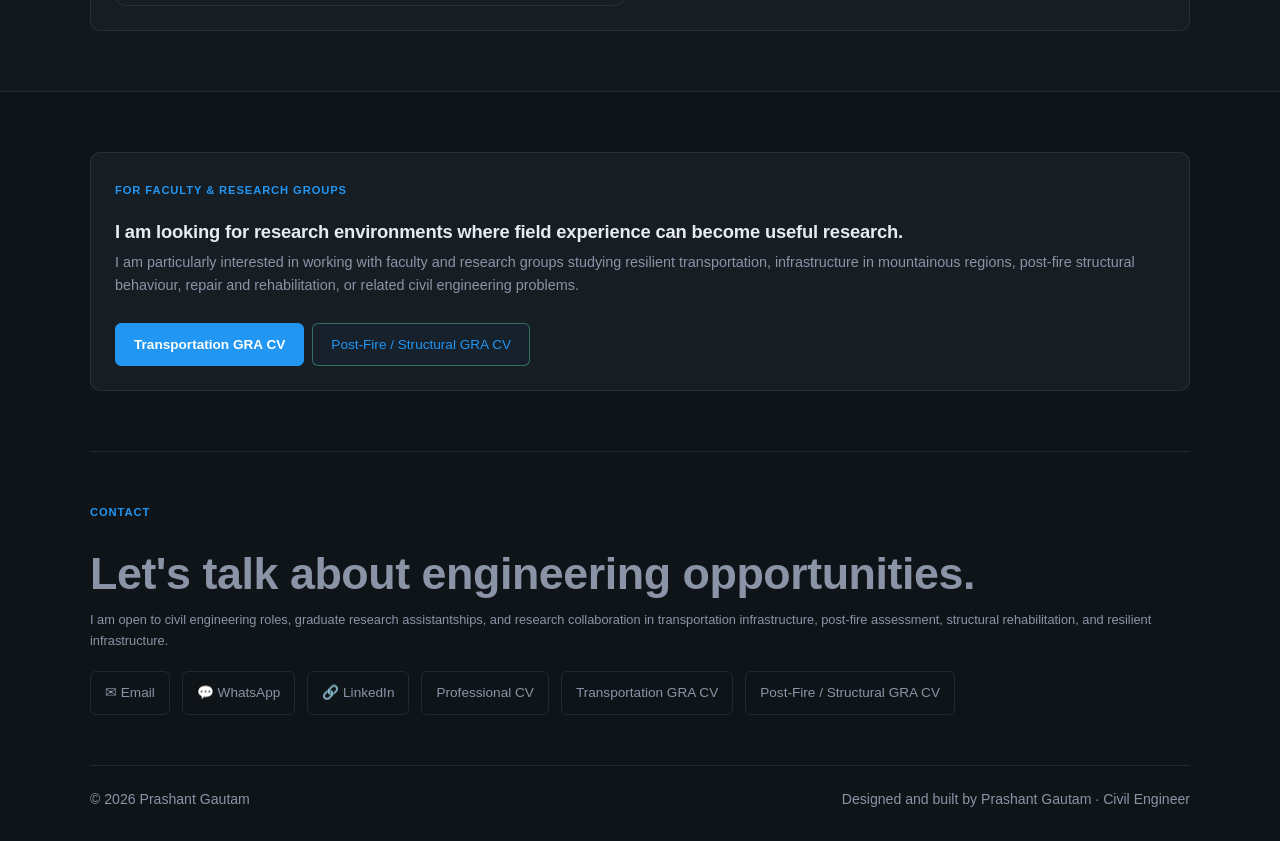
<file: research.html>
<!DOCTYPE html>
<!DOCTYPE html>

<!DOCTYPE html>

<html lang="en"><head><meta charset="utf-8"/>
<meta content="width=device-width,initial-scale=1" name="viewport"/>
<title>Research Interests | Prashant Gautam</title><meta content="Graduate research interests in resilient mountain transportation and post-fire structural assessment, repair and rehabilitation." name="description"/>
<link href="assets/site.css" rel="stylesheet"/><link href="https://prashant-gautam.com.np/research.html" rel="canonical"/><meta content="website" property="og:type"/><meta content="Research Interests | Prashant Gautam" property="og:title"/><meta content="Graduate research interests in resilient mountain transportation and post-fire structural assessment, repair and rehabilitation." property="og:description"/><meta content="https://prashant-gautam.com.np/research.html" property="og:url"/><meta content="https://prashant-gautam.com.np/assets/images/profile/profile.jpg" property="og:image"/><meta content="#07110f" name="theme-color"/><link href="../assets/favicon.svg" rel="icon" type="image/svg+xml"/></head><body><a class="skip-link" href="#main-content">Skip to content</a>
<nav aria-label="Primary navigation" class="nav">
<div class="container nav-inner">
<a aria-label="Prashant Gautam — Home" class="logo" href="index.html"><img src="assets/favicon.svg" alt="P" width="28" height="28"/></a>
<button aria-controls="site-navigation" aria-expanded="false" aria-label="Open navigation" class="menu" type="button">☰</button>
<ul class="nav-links" id="site-navigation">
<li><a class="" href="index.html">Home</a></li>
<li><a class="" href="about.html">About</a></li>
<li><a class="" href="projects.html">Projects</a></li>
<li><a class="active" href="research.html">Research</a></li>
<li><a class="" href="experience.html">Experience</a></li>
<li><a class="" href="index.html#contact">Contact</a></li>
<li class="cv-menu">
<button aria-expanded="false" class="nav-cta cv-trigger" type="button">CV <span aria-hidden="true">⌄</span></button>
<div class="cv-pop" role="menu">
<a href="assets/cv/professional-cv.pdf" rel="noopener" role="menuitem" target="_blank">Professional CV<small>For civil engineering roles and general applications</small></a>
<a href="assets/cv/transportation-gra-cv.pdf" rel="noopener" role="menuitem" target="_blank">Transportation GRA CV<small>For transportation and resilient infrastructure research</small></a>
<a href="assets/cv/post-fire-gra-cv.pdf" rel="noopener" role="menuitem" target="_blank">Post-Fire / Structural GRA CV<small>For post-fire, repair and structural resilience research</small></a>
</div>
</li>
<li><button aria-label="Switch to light or dark theme" class="theme-toggle" type="button">☀</button></li>
</ul>
</div>
</nav>
<main id="main-content"><section class="page-hero"><div class="container"><span class="eyebrow">Graduate Research</span><h1>Research interests grounded in field experience.</h1><p>I am interested in Graduate Research Assistantship opportunities where my civil engineering experience can support research in resilient transportation or post-fire structural assessment, repair and rehabilitation.</p></div></section>
<section class="section" id="transportation"><div class="container"><div class="section-head"><div><h2>Mountain &amp; Resilient Transportation Infrastructure</h2></div><p>My transportation interests come directly from working on infrastructure in Nepal's steep and difficult terrain.</p></div>
<div class="feature"><div class="feature-copy"><h3>Why this area interests me</h3><p>I have seen how slope, drainage, alignment, access and construction conditions influence transportation work in mountainous areas. I want to study practical ways to make roads, trails and related infrastructure more sustainable and resilient to natural hazards and climate-related stresses.</p><ul><li>Mountain and Himalayan transportation infrastructure</li><li>Sustainable road and trail systems</li><li>Drainage, runoff and water-sensitive infrastructure</li><li>Resilience to landslides, intense rainfall and other natural hazards</li></ul></div><div class="card"><h3>Potential research themes</h3><div class="skills"><span class="skill">Mountain roads &amp; trails</span><span class="skill">Resilient corridors</span><span class="skill">Sustainable drainage</span><span class="skill">Runoff &amp; infiltration</span><span class="skill">Natural-hazard resilience</span><span class="skill">Slope-related challenges</span><span class="skill">GIS / spatial analysis</span><span class="skill">Transportation asset resilience</span></div></div></div></div></section>
<section class="section alt" id="postfire"><div class="container"><div class="section-head"><div><h2>Post-Fire Assessment, Repair &amp; Rehabilitation</h2></div><p>My post-fire project experience has given me a practical starting point for research on existing structures and extreme-hazard resilience.</p></div>
<div class="feature"><div class="card"><h3>Potential research themes</h3><div class="skills"><span class="skill">Post-fire assessment</span><span class="skill">Repair &amp; rehabilitation</span><span class="skill">Structural retrofitting</span><span class="skill">Fire-damaged concrete</span><span class="skill">NDT / SDT</span><span class="skill">Material diagnostics</span><span class="skill">Structural health monitoring</span><span class="skill">Data-informed assessment</span></div></div><div class="feature-copy"><h3>Experience foundation</h3><p>With IOECS, I contributed to detailed post-fire assessments of 44 government buildings. My work included field investigation, non-destructive and semi-destructive testing, carbonation and core testing, damage classification, ETABS modeling, repair and retrofit recommendations, cost estimation and technical reporting.</p><ul><li>Primary interest: assessment, repair and rehabilitation of existing structures</li><li>Primary interest: structural resilience to extreme hazards</li><li>Supporting interests: material behavior, diagnostics and monitoring</li></ul></div></div></div></section>
<section class="section"><div class="container"><div class="card site-note"><span class="tag">For faculty &amp; research groups</span><h2>I am looking for research environments where field experience can become useful research.</h2><p>I am particularly interested in working with faculty and research groups studying resilient transportation, infrastructure in mountainous regions, post-fire structural behaviour, repair and rehabilitation, or related civil engineering problems.</p><div class="actions"><a class="btn btn-primary" href="assets/cv/transportation-gra-cv.pdf" rel="noopener" target="_blank">Transportation GRA CV</a><a class="btn btn-outline" href="assets/cv/post-fire-gra-cv.pdf" rel="noopener" target="_blank">Post-Fire / Structural GRA CV</a></div></div></div></section></main>
<footer class="container footer" id="contact">
<div class="contact">
<span class="tag">Contact</span>
<h2>Let's talk about engineering opportunities.</h2>
<p>I am open to civil engineering roles, graduate research assistantships, and research collaboration in transportation infrastructure, post-fire assessment, structural rehabilitation, and resilient infrastructure.</p>
<div class="contact-links">
<a href="mailto:077bce104.prashant@pcampus.edu.np">✉ Email</a>
<a href="https://wa.me/9779865442326?text=Hello%20Prashant" rel="noopener" target="_blank">💬 WhatsApp</a>
<a href="https://www.linkedin.com/in/gtm-prashant/" rel="me noopener" target="_blank">🔗 LinkedIn</a>
<a href="assets/cv/professional-cv.pdf" rel="noopener" target="_blank">Professional CV</a>
<a href="assets/cv/transportation-gra-cv.pdf" rel="noopener" target="_blank">Transportation GRA CV</a>
<a href="assets/cv/post-fire-gra-cv.pdf" rel="noopener" target="_blank">Post-Fire / Structural GRA CV</a>
</div>
</div>
<div class="footer-bottom"><span>© 2026 Prashant Gautam</span><span>Designed and built by Prashant Gautam · Civil Engineer</span></div>
</footer>
<script src="assets/site.js"></script></body></html>
</file>
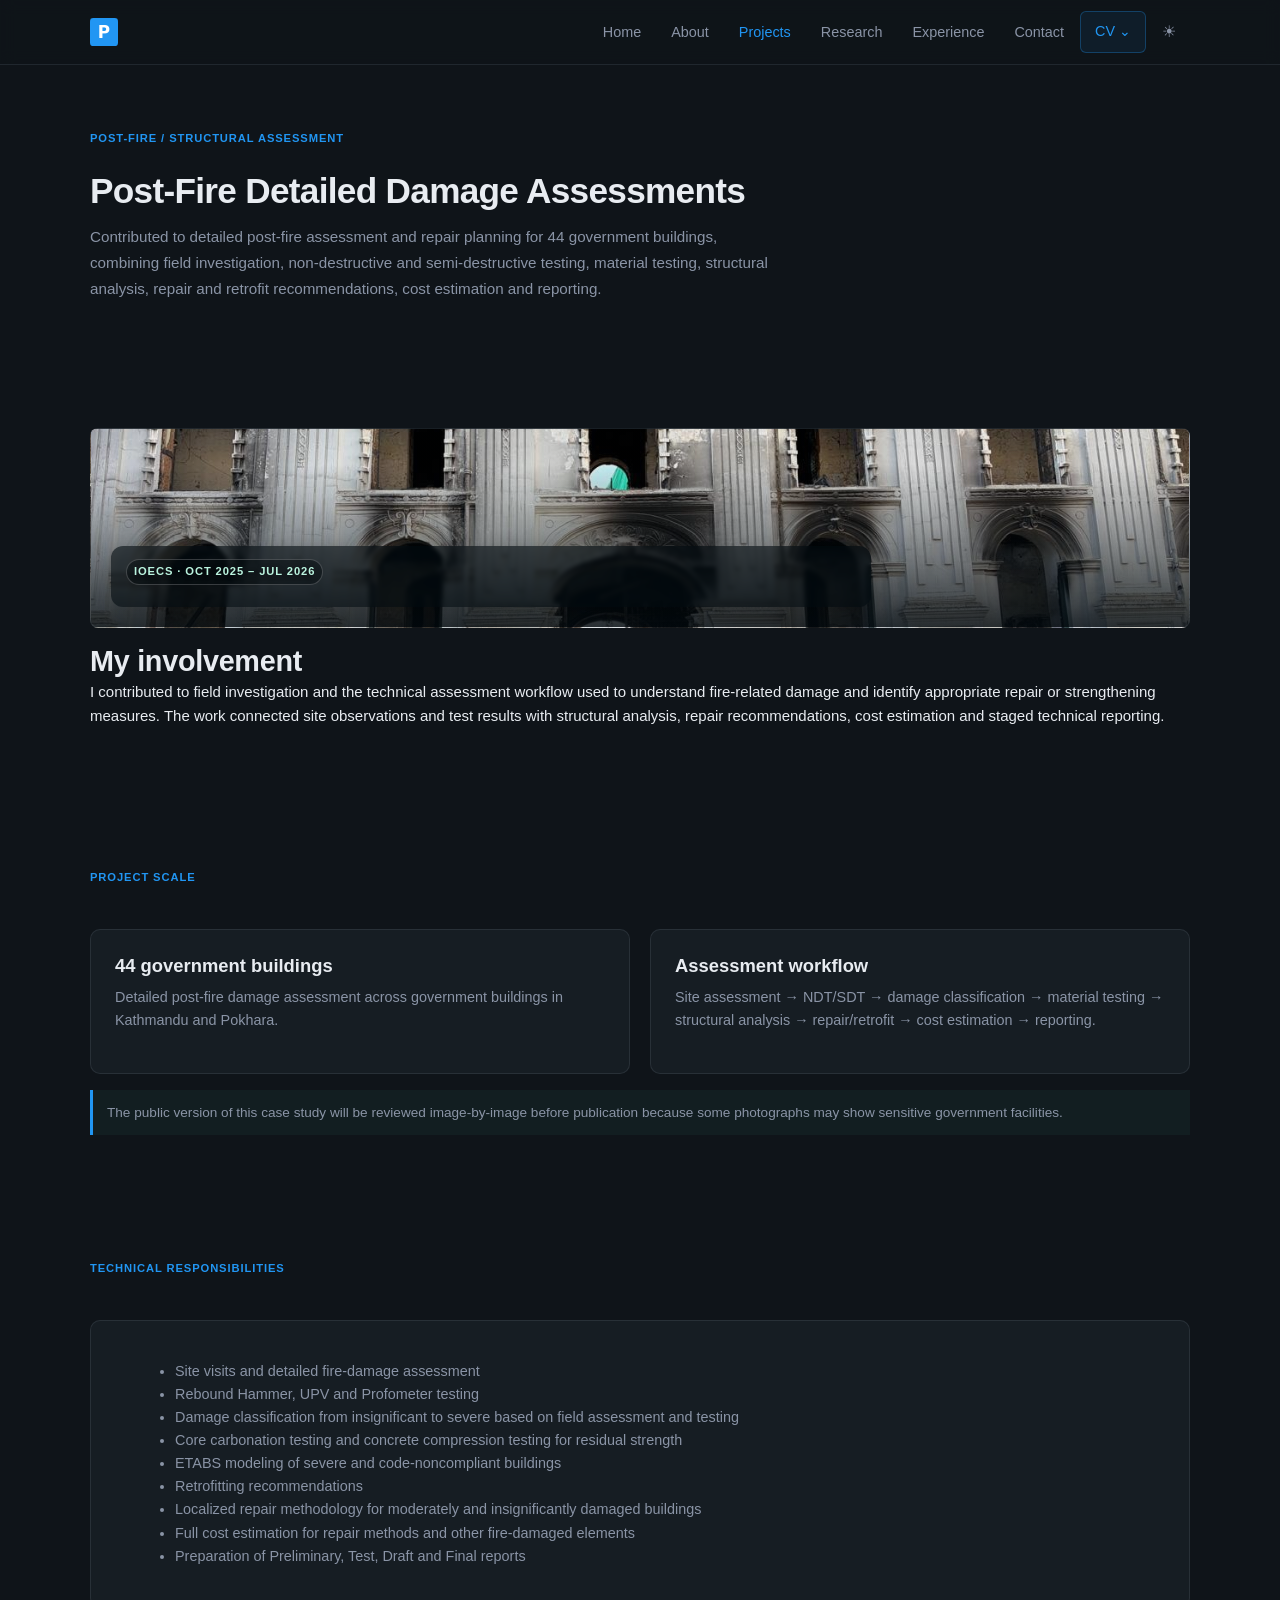
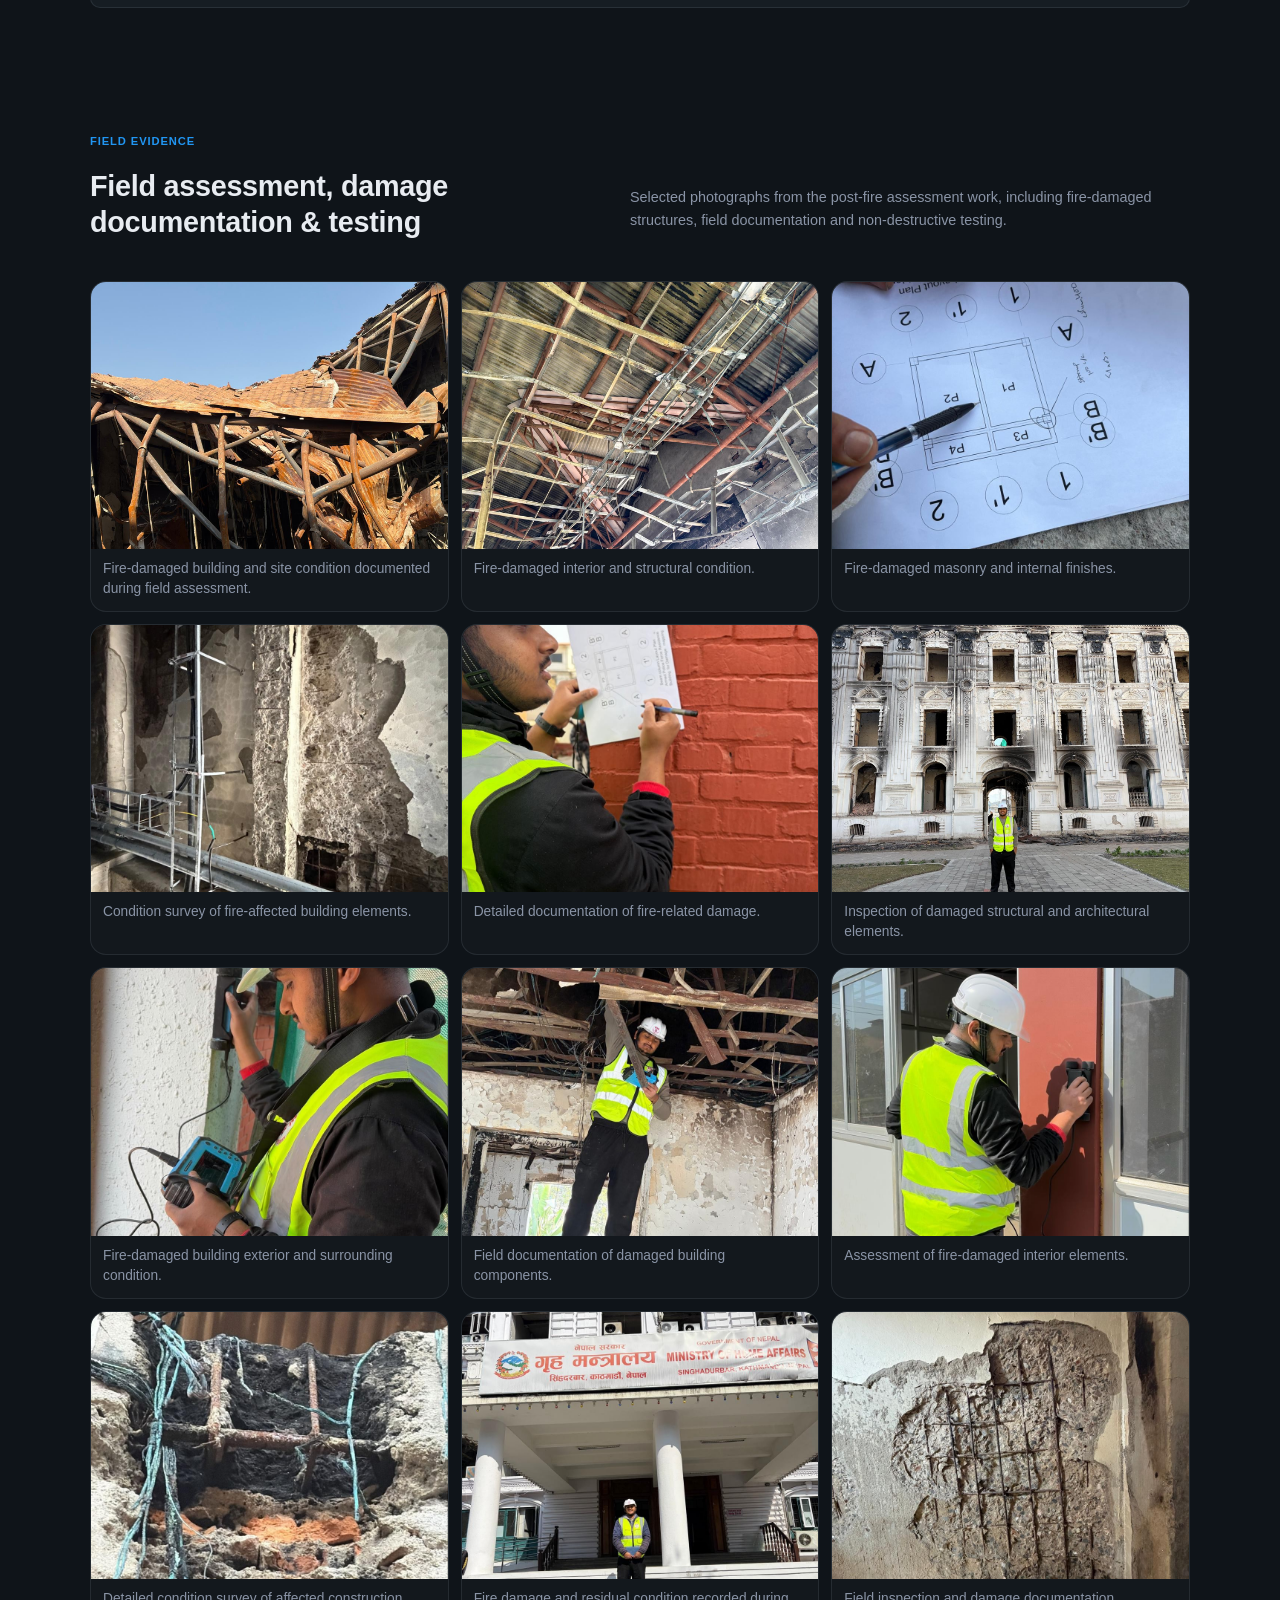
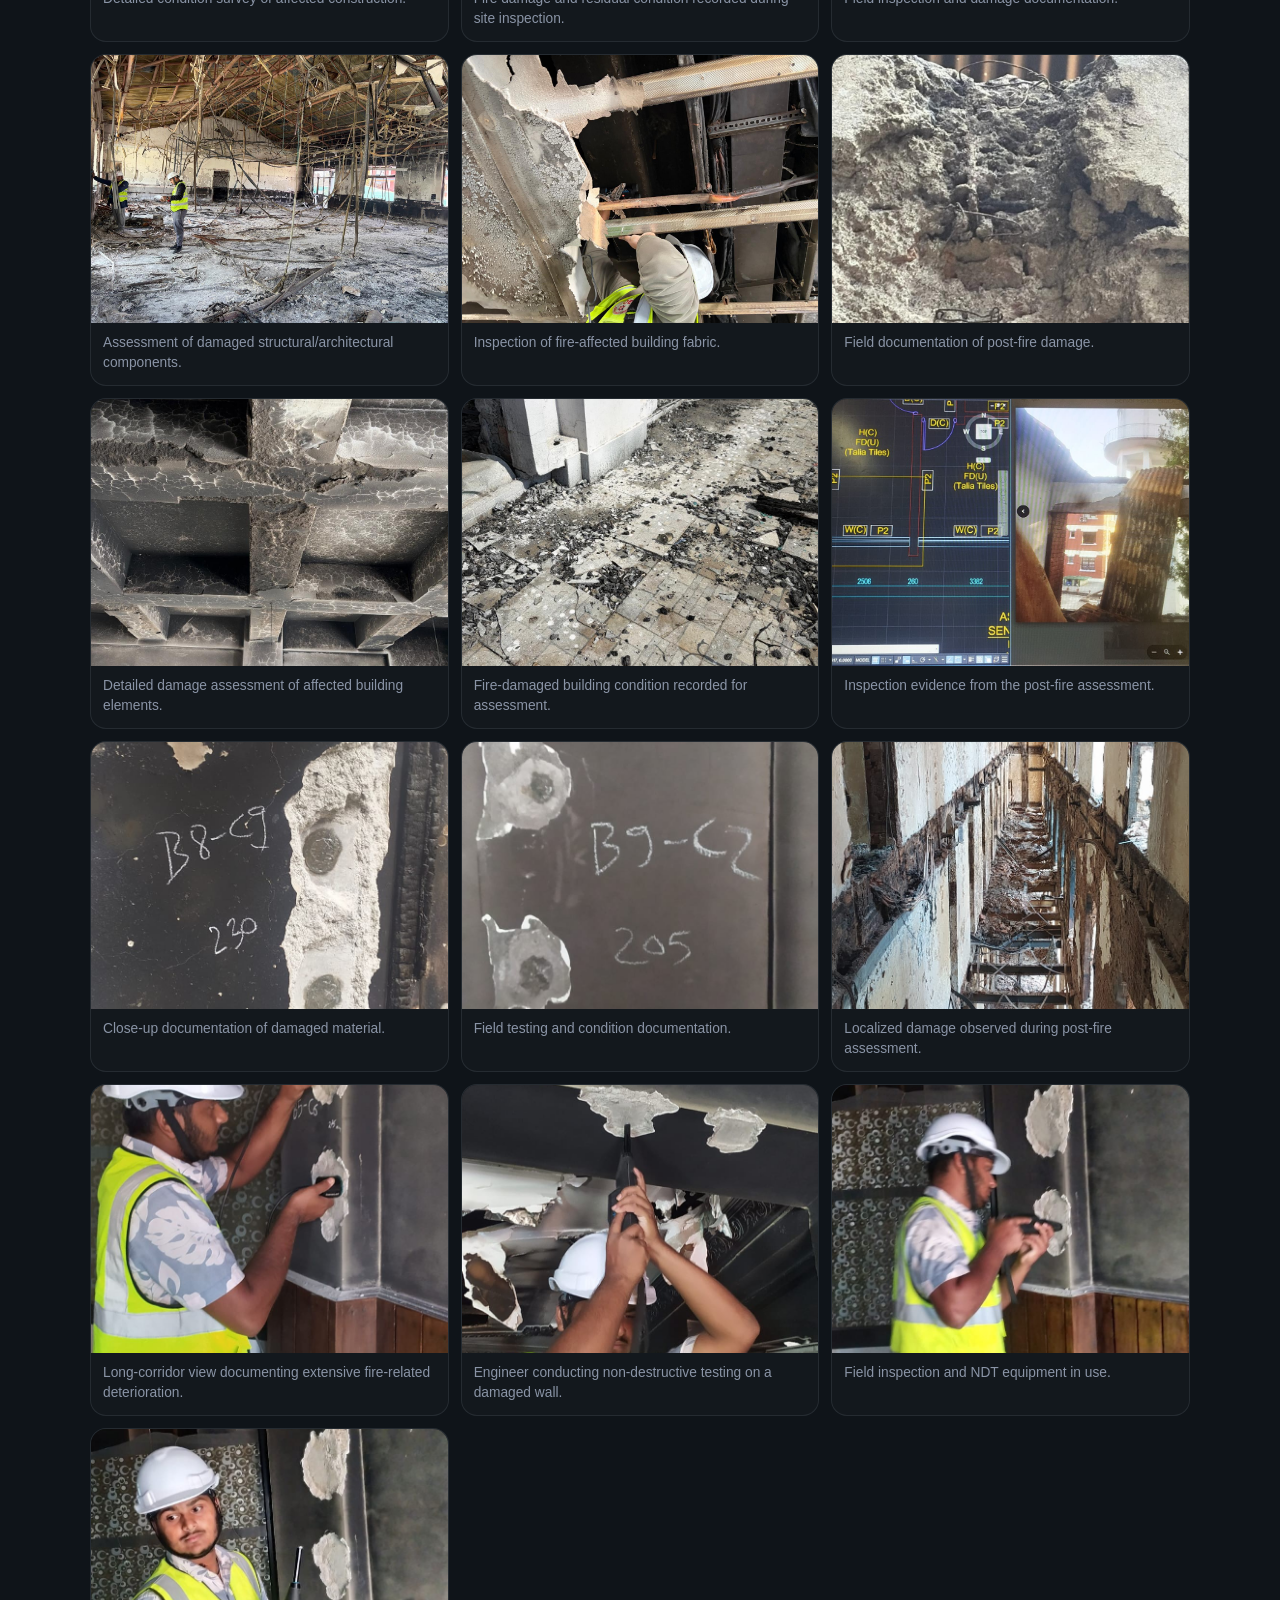
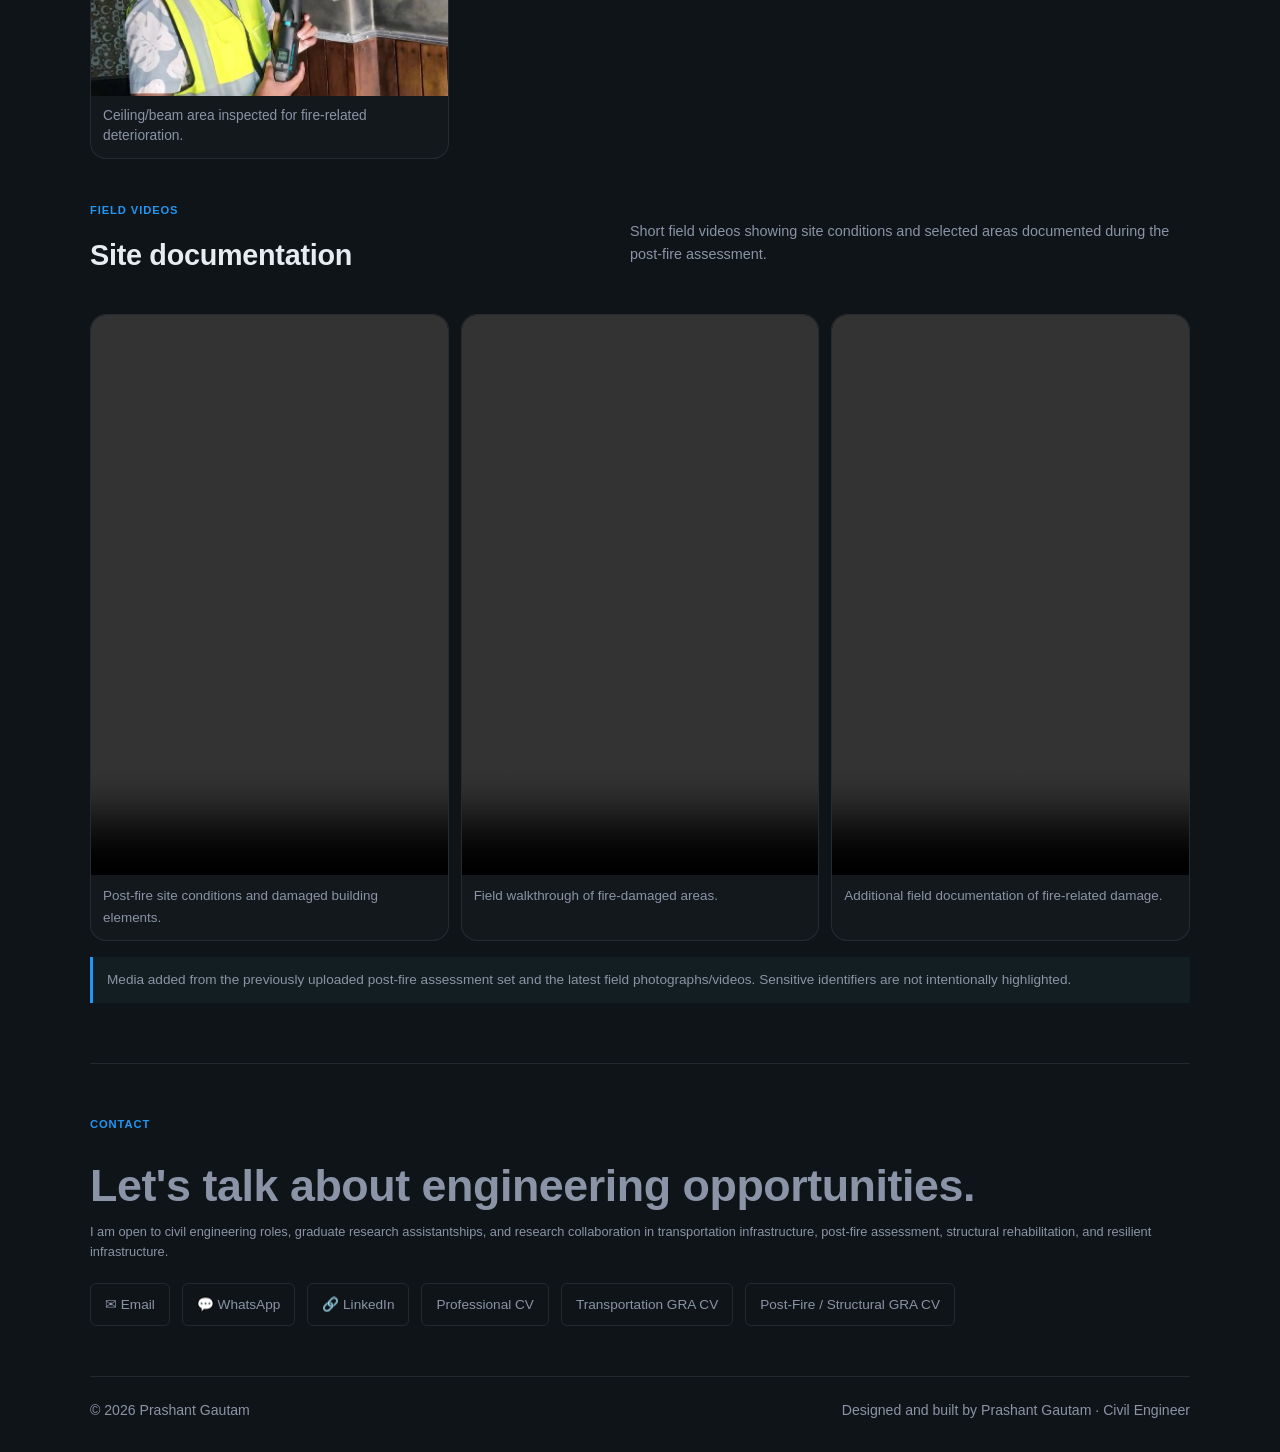
<file: projects/post-fire.html>
<!DOCTYPE html>
<!DOCTYPE html>

<!DOCTYPE html>

<html lang="en"><head><meta charset="utf-8"/>
<meta content="width=device-width,initial-scale=1" name="viewport"/>
<title>Post-Fire Detailed Damage Assessments | Prashant Gautam</title><meta content="Post-fire structural assessment experience covering field investigation, non-destructive and semi-destructive testing, structural analysis, repair, retrofit and cost estimation." name="description"/>
<link href="../assets/site.css" rel="stylesheet"/><link href="https://prashant-gautam.com.np/projects/post-fire.html" rel="canonical"/><meta content="website" property="og:type"/><meta content="Post-Fire Detailed Damage Assessments | Prashant Gautam" property="og:title"/><meta content="Post-fire structural assessment experience covering field investigation, non-destructive and semi-destructive testing, structural analysis, repair, retrofit and cost estimation." property="og:description"/><meta content="https://prashant-gautam.com.np/projects/post-fire.html" property="og:url"/><meta content="https://prashant-gautam.com.np/assets/images/post-fire/06.jpg" property="og:image"/><meta content="#07110f" name="theme-color"/><link href="../assets/favicon.svg" rel="icon" type="image/svg+xml"/></head><body><a class="skip-link" href="#main-content">Skip to content</a>
<nav aria-label="Primary navigation" class="nav"><div class="container nav-inner"><a aria-label="Prashant Gautam — Home" class="logo" href="../index.html"><img src="../assets/favicon.svg" alt="P" width="28" height="28"/></a><button aria-controls="site-navigation" aria-expanded="false" aria-label="Open navigation" class="menu" type="button">☰</button><ul class="nav-links" id="site-navigation"><li><a href="../index.html">Home</a></li><li><a href="../about.html">About</a></li><li><a class="active" href="../projects.html">Projects</a></li><li><a href="../research.html">Research</a></li><li><a href="../experience.html">Experience</a></li><li><a href="../index.html#contact">Contact</a></li><li class="cv-menu"><button aria-expanded="false" class="nav-cta cv-trigger" type="button">CV <span aria-hidden="true">⌄</span></button><div class="cv-pop" role="menu"><a href="../assets/cv/professional-cv.pdf" rel="noopener" role="menuitem" target="_blank">Professional CV<small>For civil engineering roles and general applications</small></a><a href="../assets/cv/transportation-gra-cv.pdf" rel="noopener" role="menuitem" target="_blank">Transportation GRA CV<small>For transportation and resilient infrastructure research</small></a><a href="../assets/cv/post-fire-gra-cv.pdf" rel="noopener" role="menuitem" target="_blank">Post-Fire / Structural GRA CV<small>For post-fire, repair and structural resilience research</small></a></div></li><li><button aria-label="Switch to light or dark theme" class="theme-toggle" type="button">☀</button></li></ul></div></nav>
<main id="main-content">
<section class="page-hero"><div class="container"><span class="eyebrow">Post-Fire / Structural Assessment</span><h1>Post-Fire Detailed Damage Assessments</h1><p>Contributed to detailed post-fire assessment and repair planning for 44 government buildings, combining field investigation, non-destructive and semi-destructive testing, material testing, structural analysis, repair and retrofit recommendations, cost estimation and reporting.</p></div></section>
<section class="section"><div class="container case-hero"><div class="case-cover fire"><div><span class="tag">IOECS · Oct 2025 – Jul 2026</span></div></div><div class="case-content"><h2>My involvement</h2><p>I contributed to field investigation and the technical assessment workflow used to understand fire-related damage and identify appropriate repair or strengthening measures. The work connected site observations and test results with structural analysis, repair recommendations, cost estimation and staged technical reporting.</p></div></div></section>
<section class="section"><div class="container"><div class="section-head"><div><span class="tag">Project scale</span></div></div><div class="grid"><div class="card"><h3>44 government buildings</h3><p>Detailed post-fire damage assessment across government buildings in Kathmandu and Pokhara.</p></div><div class="card"><h3>Assessment workflow</h3><p>Site assessment → NDT/SDT → damage classification → material testing → structural analysis → repair/retrofit → cost estimation → reporting.</p></div></div><div class="note">The public version of this case study will be reviewed image-by-image before publication because some photographs may show sensitive government facilities.</div></div></section><section class="section"><div class="container"><div class="section-head"><div><span class="tag">Technical responsibilities</span></div></div><div class="card"><ul style="margin-left:20px;color:var(--muted)"><li>Site visits and detailed fire-damage assessment</li><li>Rebound Hammer, UPV and Profometer testing</li><li>Damage classification from insignificant to severe based on field assessment and testing</li><li>Core carbonation testing and concrete compression testing for residual strength</li><li>ETABS modeling of severe and code-noncompliant buildings</li><li>Retrofitting recommendations</li><li>Localized repair methodology for moderately and insignificantly damaged buildings</li><li>Full cost estimation for repair methods and other fire-damaged elements</li><li>Preparation of Preliminary, Test, Draft and Final reports</li></ul></div></div></section><section class="section"><div class="container"><div class="section-head"><div><span class="tag">Field evidence</span><h2>Field assessment, damage documentation &amp; testing</h2></div><p>Selected photographs from the post-fire assessment work, including fire-damaged structures, field documentation and non-destructive testing.</p></div><div class="gallery post-fire-gallery">
<figure class="gallery-item"><a class="gallery-link" data-caption="Fire-damaged building and site condition documented during field assessment." href="../assets/images/post-fire/01.jpg"><img alt="Fire-damaged building and site condition documented during field assessment." loading="lazy" src="../assets/images/post-fire/01.jpg"/></a><figcaption>Fire-damaged building and site condition documented during field assessment.</figcaption></figure><figure class="gallery-item"><a class="gallery-link" data-caption="Fire-damaged interior and structural condition." href="../assets/images/post-fire/02.jpg"><img alt="Fire-damaged interior and structural condition." loading="lazy" src="../assets/images/post-fire/02.jpg"/></a><figcaption>Fire-damaged interior and structural condition.</figcaption></figure><figure class="gallery-item"><a class="gallery-link" data-caption="Fire-damaged masonry and internal finishes." href="../assets/images/post-fire/03.jpg"><img alt="Fire-damaged masonry and internal finishes." loading="lazy" src="../assets/images/post-fire/03.jpg"/></a><figcaption>Fire-damaged masonry and internal finishes.</figcaption></figure><figure class="gallery-item"><a class="gallery-link" data-caption="Condition survey of fire-affected building elements." href="../assets/images/post-fire/04.jpg"><img alt="Condition survey of fire-affected building elements." loading="lazy" src="../assets/images/post-fire/04.jpg"/></a><figcaption>Condition survey of fire-affected building elements.</figcaption></figure><figure class="gallery-item"><a class="gallery-link" data-caption="Detailed documentation of fire-related damage." href="../assets/images/post-fire/05.jpg"><img alt="Detailed documentation of fire-related damage." loading="lazy" src="../assets/images/post-fire/05.jpg"/></a><figcaption>Detailed documentation of fire-related damage.</figcaption></figure><figure class="gallery-item"><a class="gallery-link" data-caption="Inspection of damaged structural and architectural elements." href="../assets/images/post-fire/06.jpg"><img alt="Inspection of damaged structural and architectural elements." loading="lazy" src="../assets/images/post-fire/06.jpg"/></a><figcaption>Inspection of damaged structural and architectural elements.</figcaption></figure><figure class="gallery-item"><a class="gallery-link" data-caption="Fire-damaged building exterior and surrounding condition." href="../assets/images/post-fire/07.jpg"><img alt="Fire-damaged building exterior and surrounding condition." loading="lazy" src="../assets/images/post-fire/07.jpg"/></a><figcaption>Fire-damaged building exterior and surrounding condition.</figcaption></figure><figure class="gallery-item"><a class="gallery-link" data-caption="Field documentation of damaged building components." href="../assets/images/post-fire/08.jpg"><img alt="Field documentation of damaged building components." loading="lazy" src="../assets/images/post-fire/08.jpg"/></a><figcaption>Field documentation of damaged building components.</figcaption></figure><figure class="gallery-item"><a class="gallery-link" data-caption="Assessment of fire-damaged interior elements." href="../assets/images/post-fire/09.jpg"><img alt="Assessment of fire-damaged interior elements." loading="lazy" src="../assets/images/post-fire/09.jpg"/></a><figcaption>Assessment of fire-damaged interior elements.</figcaption></figure><figure class="gallery-item"><a class="gallery-link" data-caption="Detailed condition survey of affected construction." href="../assets/images/post-fire/10.jpg"><img alt="Detailed condition survey of affected construction." loading="lazy" src="../assets/images/post-fire/10.jpg"/></a><figcaption>Detailed condition survey of affected construction.</figcaption></figure><figure class="gallery-item"><a class="gallery-link" data-caption="Fire damage and residual condition recorded during site inspection." href="../assets/images/post-fire/11.jpg"><img alt="Fire damage and residual condition recorded during site inspection." loading="lazy" src="../assets/images/post-fire/11.jpg"/></a><figcaption>Fire damage and residual condition recorded during site inspection.</figcaption></figure><figure class="gallery-item"><a class="gallery-link" data-caption="Field inspection and damage documentation." href="../assets/images/post-fire/12.jpg"><img alt="Field inspection and damage documentation." loading="lazy" src="../assets/images/post-fire/12.jpg"/></a><figcaption>Field inspection and damage documentation.</figcaption></figure><figure class="gallery-item"><a class="gallery-link" data-caption="Assessment of damaged structural/architectural components." href="../assets/images/post-fire/13.jpg"><img alt="Assessment of damaged structural/architectural components." loading="lazy" src="../assets/images/post-fire/13.jpg"/></a><figcaption>Assessment of damaged structural/architectural components.</figcaption></figure><figure class="gallery-item"><a class="gallery-link" data-caption="Inspection of fire-affected building fabric." href="../assets/images/post-fire/14.jpg"><img alt="Inspection of fire-affected building fabric." loading="lazy" src="../assets/images/post-fire/14.jpg"/></a><figcaption>Inspection of fire-affected building fabric.</figcaption></figure><figure class="gallery-item"><a class="gallery-link" data-caption="Field documentation of post-fire damage." href="../assets/images/post-fire/15.jpg"><img alt="Field documentation of post-fire damage." loading="lazy" src="../assets/images/post-fire/15.jpg"/></a><figcaption>Field documentation of post-fire damage.</figcaption></figure><figure class="gallery-item"><a class="gallery-link" data-caption="Detailed damage assessment of affected building elements." href="../assets/images/post-fire/16.jpg"><img alt="Detailed damage assessment of affected building elements." loading="lazy" src="../assets/images/post-fire/16.jpg"/></a><figcaption>Detailed damage assessment of affected building elements.</figcaption></figure><figure class="gallery-item"><a class="gallery-link" data-caption="Fire-damaged building condition recorded for assessment." href="../assets/images/post-fire/17.jpg"><img alt="Fire-damaged building condition recorded for assessment." loading="lazy" src="../assets/images/post-fire/17.jpg"/></a><figcaption>Fire-damaged building condition recorded for assessment.</figcaption></figure><figure class="gallery-item"><a class="gallery-link" data-caption="Inspection evidence from the post-fire assessment." href="../assets/images/post-fire/18.jpg"><img alt="Inspection evidence from the post-fire assessment." loading="lazy" src="../assets/images/post-fire/18.jpg"/></a><figcaption>Inspection evidence from the post-fire assessment.</figcaption></figure><figure class="gallery-item"><a class="gallery-link" data-caption="Close-up documentation of damaged material." href="../assets/images/post-fire/19.jpg"><img alt="Close-up documentation of damaged material." loading="lazy" src="../assets/images/post-fire/19.jpg"/></a><figcaption>Close-up documentation of damaged material.</figcaption></figure><figure class="gallery-item"><a class="gallery-link" data-caption="Field testing and condition documentation." href="../assets/images/post-fire/20.jpg"><img alt="Field testing and condition documentation." loading="lazy" src="../assets/images/post-fire/20.jpg"/></a><figcaption>Field testing and condition documentation.</figcaption></figure><figure class="gallery-item"><a class="gallery-link" data-caption="Localized damage observed during post-fire assessment." href="../assets/images/post-fire/21.jpg"><img alt="Localized damage observed during post-fire assessment." loading="lazy" src="../assets/images/post-fire/21.jpg"/></a><figcaption>Localized damage observed during post-fire assessment.</figcaption></figure><figure class="gallery-item"><a class="gallery-link" data-caption="Long-corridor view documenting extensive fire-related deterioration." href="../assets/images/post-fire/22.jpg"><img alt="Long-corridor view documenting extensive fire-related deterioration." loading="lazy" src="../assets/images/post-fire/22.jpg"/></a><figcaption>Long-corridor view documenting extensive fire-related deterioration.</figcaption></figure><figure class="gallery-item"><a class="gallery-link" data-caption="Engineer conducting non-destructive testing on a damaged wall." href="../assets/images/post-fire/23.jpg"><img alt="Engineer conducting non-destructive testing on a damaged wall." loading="lazy" src="../assets/images/post-fire/23.jpg"/></a><figcaption>Engineer conducting non-destructive testing on a damaged wall.</figcaption></figure><figure class="gallery-item"><a class="gallery-link" data-caption="Field inspection and NDT equipment in use." href="../assets/images/post-fire/24.jpg"><img alt="Field inspection and NDT equipment in use." loading="lazy" src="../assets/images/post-fire/24.jpg"/></a><figcaption>Field inspection and NDT equipment in use.</figcaption></figure><figure class="gallery-item"><a class="gallery-link" data-caption="Ceiling/beam area inspected for fire-related deterioration." href="../assets/images/post-fire/25.jpg"><img alt="Ceiling/beam area inspected for fire-related deterioration." loading="lazy" src="../assets/images/post-fire/25.jpg"/></a><figcaption>Ceiling/beam area inspected for fire-related deterioration.</figcaption></figure></div><div class="section-head post-fire-media-head"><div><span class="tag">Field Videos</span><h2>Site documentation</h2></div><p>Short field videos showing site conditions and selected areas documented during the post-fire assessment.</p></div><div class="gallery post-fire-video-gallery"><figure class="gallery-item"><video controls="" playsinline="" preload="metadata"><source src="../assets/videos/post-fire/01.mp4" type="video/mp4"/>Your browser does not support the video tag.</video><figcaption>Post-fire site conditions and damaged building elements.</figcaption></figure><figure class="gallery-item"><video controls="" playsinline="" preload="metadata"><source src="../assets/videos/post-fire/02.mp4" type="video/mp4"/>Your browser does not support the video tag.</video><figcaption>Field walkthrough of fire-damaged areas.</figcaption></figure><figure class="gallery-item"><video controls="" playsinline="" preload="metadata"><source src="../assets/videos/post-fire/03.mp4" type="video/mp4"/>Your browser does not support the video tag.</video><figcaption>Additional field documentation of fire-related damage.</figcaption></figure></div><div class="note">Media added from the previously uploaded post-fire assessment set and the latest field photographs/videos. Sensitive identifiers are not intentionally highlighted.</div></div></section><div aria-hidden="true" class="lightbox" id="post-fire-lightbox"><button aria-label="Close image viewer" class="lightbox-close" type="button">×</button><button aria-label="Previous image" class="lightbox-prev" type="button">‹</button><figure class="lightbox-figure"><img alt=""/><figcaption></figcaption></figure><button aria-label="Next image" class="lightbox-next" type="button">›</button></div>
</main>
<footer class="container footer" id="contact"><div class="contact"><span class="tag">Contact</span><h2>Let's talk about engineering opportunities.</h2><p>I am open to civil engineering roles, graduate research assistantships, and research collaboration in transportation infrastructure, post-fire assessment, structural rehabilitation, and resilient infrastructure.</p><div class="contact-links"><a href="mailto:077bce104.prashant@pcampus.edu.np">✉ Email</a><a href="https://wa.me/9779865442326?text=Hello%20Prashant" rel="noopener" target="_blank">💬 WhatsApp</a><a href="https://www.linkedin.com/in/gtm-prashant/" rel="me noopener" target="_blank">🔗 LinkedIn</a><a href="../assets/cv/professional-cv.pdf" rel="noopener" target="_blank">Professional CV</a><a href="../assets/cv/transportation-gra-cv.pdf" rel="noopener" target="_blank">Transportation GRA CV</a><a href="../assets/cv/post-fire-gra-cv.pdf" rel="noopener" target="_blank">Post-Fire / Structural GRA CV</a></div></div><div class="footer-bottom"><span>© 2026 Prashant Gautam</span><span>Designed and built by Prashant Gautam · Civil Engineer</span></div></footer>
<script src="../assets/site.js"></script></body></html>
</file>
<file: assets/site.css>
/* ===== TYPOGRAPHY SYSTEM - CONSISTENT, NATURAL HIERARCHY ===== */
:root {
  --bg: #0f1419;
  --panel: #161d23;
  --panel2: #1a2430;
  --text: #e8ecf1;
  --muted: #8a94a6;
  --line: rgba(139, 152, 170, 0.15);
  --accent: #2196f3;
  --accent-light: #64b5f6;
  --shadow: 0 4px 6px rgba(0, 0, 0, 0.1), 0 10px 20px rgba(0, 0, 0, 0.15);
}

* { box-sizing: border-box; }
html { scroll-behavior: smooth; }
body {
  margin: 0;
  background: var(--bg);
  color: var(--text);
  font: 15px/1.6 -apple-system, BlinkMacSystemFont, 'Segoe UI', Roboto, 'Helvetica Neue', Arial, sans-serif;
}
a { color: inherit; text-decoration: none; }
.container { width: min(1100px, calc(100% - 48px)); margin: auto; }

/* Navigation */
.nav {
  position: sticky;
  top: 0;
  z-index: 50;
  background: rgba(15, 20, 25, 0.85);
  backdrop-filter: blur(8px);
  border-bottom: 1px solid var(--line);
}
.nav-inner {
  min-height: 64px;
  display: flex;
  align-items: center;
  justify-content: space-between;
}
.logo {
  font-weight: 600;
  font-size: 1rem;
  display: flex;
  align-items: center;
  gap: 8px;
  color: var(--text);
}
.logo img {
  width: 28px;
  height: 28px;
}
.nav-links {
  display: flex;
  align-items: center;
  gap: 2px;
  list-style: none;
  margin: 0;
  padding: 0;
}
.nav-links > li > a, .nav-cta, .theme-toggle {
  padding: 8px 14px;
  border-radius: 6px;
  color: var(--muted);
  font: inherit;
  font-size: 0.9rem;
  transition: color 0.2s, background 0.2s;
}
.nav-links > li > a:hover, .nav-cta:hover, .theme-toggle:hover {
  color: var(--text);
  background: rgba(139, 152, 170, 0.08);
}
.nav-links > li > a.active { color: var(--accent); }
.nav-cta {
  border: 1px solid rgba(33, 150, 243, 0.3);
  background: rgba(33, 150, 243, 0.08);
  color: var(--accent);
  cursor: pointer;
  font-weight: 500;
}
.theme-toggle {
  border: 0;
  background: transparent;
  cursor: pointer;
  font-size: 1rem;
}
.menu { display: none; border: 0; background: none; color: var(--text); font-size: 1.3rem; }

.cv-menu { position: relative; }
.cv-pop {
  position: absolute;
  right: 0;
  top: calc(100% + 8px);
  width: 280px;
  padding: 8px;
  border: 1px solid var(--line);
  border-radius: 8px;
  background: var(--panel);
  box-shadow: var(--shadow);
  opacity: 0;
  visibility: hidden;
  transform: translateY(-4px);
  transition: 0.18s ease;
}
.cv-menu.open .cv-pop {
  opacity: 1;
  visibility: visible;
  transform: none;
}
.cv-pop a {
  display: block;
  padding: 10px 12px;
  border-radius: 6px;
  transition: background 0.2s;
  font-size: 0.85rem;
}
.cv-pop a:hover { background: rgba(33, 150, 243, 0.08); color: var(--accent); }
.cv-pop small {
  display: block;
  color: var(--muted);
  font-size: 0.7rem;
  line-height: 1.4;
  margin-top: 4px;
}

/* CONSISTENT TYPOGRAPHY - NO WILD JUMPS */
h1, h2, h3, h4, h5, h6 { margin: 0; font-weight: 700; }
h1 { font-size: 2.2rem; line-height: 1.2; letter-spacing: -0.02em; }
h2 { font-size: 1.8rem; line-height: 1.25; letter-spacing: -0.01em; }
h3 { font-size: 1.25rem; line-height: 1.35; }
h4 { font-size: 1.05rem; }
h5 { font-size: 0.95rem; }

p { margin: 0 0 1rem 0; }

/* Eyebrow/Tag - Subtle, consistent */
.eyebrow, .tag {
  font-size: 0.7rem;
  text-transform: uppercase;
  letter-spacing: 0.08em;
  color: var(--accent);
  font-weight: 600;
  display: inline-block;
  margin-bottom: 10px;
}

.meta { color: var(--accent); font-size: 0.75rem; letter-spacing: 0.05em; }

/* Hero Section */
.hero, .page-hero { padding: 60px 0 50px; }
.hero {
  display: grid;
  grid-template-columns: 1.2fr 0.8fr;
  gap: 50px;
  align-items: center;
}
.hero h1 {
  font-size: 2.4rem;
  line-height: 1.2;
  letter-spacing: -0.02em;
  margin: 8px 0 16px;
  font-weight: 700;
}
.hero h1 span { color: var(--accent); }
.hero h2 {
  font-size: 1.05rem;
  color: var(--muted);
  font-weight: 400;
  margin: 12px 0 18px;
  line-height: 1.6;
}
.lead {
  font-size: 0.95rem;
  color: var(--muted);
  max-width: 680px;
  line-height: 1.7;
}
.hero-photo {
  min-height: 380px;
  border: 1px solid var(--line);
  border-radius: 12px;
  background: var(--panel);
  box-shadow: var(--shadow);
}

/* Page Hero */
.page-hero h1 {
  font-size: 2.2rem;
  line-height: 1.2;
  letter-spacing: -0.02em;
  margin: 12px 0;
}
.page-hero p {
  max-width: 700px;
  color: var(--muted);
  font-size: 0.95rem;
  line-height: 1.7;
}

/* Sections */
.section { padding: 60px 0; }
.section.alt {
  background: rgba(139, 152, 170, 0.03);
  border-top: 1px solid var(--line);
  border-bottom: 1px solid var(--line);
}
.section-head {
  display: flex;
  justify-content: space-between;
  gap: 40px;
  align-items: flex-end;
  margin-bottom: 32px;
}
.section-head h2 {
  margin: 8px 0;
  font-size: 1.8rem;
  letter-spacing: -0.01em;
  font-weight: 700;
}
.section-head > p {
  max-width: 560px;
  color: var(--muted);
  font-size: 0.9rem;
  line-height: 1.6;
}

/* Grid & Cards */
.grid { display: grid; grid-template-columns: repeat(2, minmax(0, 1fr)); gap: 20px; }
.grid.three { grid-template-columns: repeat(3, minmax(0, 1fr)); }
.card, .pillar, .feature {
  border: 1px solid var(--line);
  background: var(--panel);
  border-radius: 10px;
  padding: 24px;
  position: relative;
  transition: border-color 0.2s, box-shadow 0.2s, background 0.2s;
}
.card:hover, .pillar:hover, .feature:hover, .project-card:hover {
  border-color: rgba(33, 150, 243, 0.3);
  box-shadow: 0 8px 16px rgba(33, 150, 243, 0.1);
  background: rgba(33, 150, 243, 0.02);
}
.card h2, .card h3 { margin: 0 0 8px 0; font-size: 1.15rem; }
.card h4 { margin: 8px 0; font-size: 1rem; }
.card p, .card li { color: var(--muted); font-size: 0.9rem; line-height: 1.6; }

/* Projects */
.project-cover, .case-cover {
  min-height: 200px;
  border-radius: 8px;
  padding: 20px;
  display: flex;
  align-items: flex-end;
  background: var(--panel2);
  border: 1px solid var(--line);
  margin-bottom: 16px;
}
.project-cover.trail { background-image: linear-gradient(180deg, rgba(15, 20, 25, 0.3), rgba(15, 20, 25, 0.7)), url("images/mahabharat/14.jpg"); background-size: cover; background-position: center; }
.project-cover.trail h3 { color: #fff; }
.project-body { padding: 0; }
.project-card ul { color: var(--muted); padding-left: 20px; font-size: 0.9rem; }

/* Buttons */
.btn {
  display: inline-block;
  padding: 10px 18px;
  border-radius: 6px;
  border: 1px solid rgba(33, 150, 243, 0.2);
  color: var(--text);
  background: rgba(33, 150, 243, 0.04);
  margin: 6px 8px 0 0;
  font-size: 0.85rem;
  transition: all 0.2s;
  cursor: pointer;
}
.btn:hover {
  border-color: var(--accent);
  color: var(--accent-light);
  background: rgba(33, 150, 243, 0.08);
}
.btn-primary {
  background: var(--accent);
  color: #fff;
  border-color: var(--accent);
  font-weight: 600;
}
.btn-primary:hover {
  background: var(--accent-light);
  border-color: var(--accent-light);
  color: #fff;
}
.btn-outline:hover { border-color: var(--accent); color: var(--accent); }
.actions { margin-top: 20px; }

/* Other Elements */
.pillars { display: grid; grid-template-columns: repeat(3, 1fr); gap: 20px; }
.skills { display: flex; flex-wrap: wrap; gap: 8px; }
.skill {
  border: 1px solid var(--line);
  border-radius: 20px;
  padding: 6px 12px;
  color: var(--muted);
  font-size: 0.8rem;
  transition: all 0.2s;
}
.skill:hover { border-color: var(--accent); color: var(--accent); }
.timeline { border-left: 1px solid var(--line); padding-left: 24px; }
.timeline-item { position: relative; margin-bottom: 28px; }
.timeline-item:before {
  content: "";
  position: absolute;
  left: -29px;
  top: 6px;
  width: 8px;
  height: 8px;
  border-radius: 50%;
  background: var(--accent);
  box-shadow: 0 0 0 4px var(--bg);
}
.feature { display: grid; grid-template-columns: 1fr 1fr; gap: 30px; }
.note { margin-top: 16px; padding: 12px 14px; border-left: 3px solid var(--accent); background: rgba(33, 150, 243, 0.05); color: var(--muted); font-size: 0.85rem; }

/* Contact */
.contact { padding: 50px 0; border-top: 1px solid var(--line); }
.contact h2 { margin-bottom: 8px; }
.contact-links {
  display: flex;
  flex-wrap: wrap;
  gap: 12px;
  margin-top: 20px;
}
.contact-links a {
  border: 1px solid var(--line);
  padding: 10px 14px;
  border-radius: 6px;
  color: var(--muted);
  font-size: 0.85rem;
  transition: all 0.2s;
}
.contact-links a:hover {
  border-color: var(--accent);
  color: var(--accent);
  background: rgba(33, 150, 243, 0.06);
}
.footer { padding-bottom: 30px; color: var(--muted); font-size: 0.8rem; }

/* Gallery */
.gallery { display: grid; grid-template-columns: repeat(3, 1fr); gap: 12px; }
.photo-slot { min-height: 140px; border: 1px dashed var(--line); border-radius: 8px; display: grid; place-items: center; text-align: center; color: var(--muted); padding: 15px; font-size: 0.8rem; }

/* Light Mode */
body.light {
  --bg: #fafbfc;
  --panel: #ffffff;
  --panel2: #f5f8fa;
  --text: #1a202c;
  --muted: #718096;
  --line: rgba(0, 0, 0, 0.08);
  --accent: #1e88e5;
  --accent-light: #42a5f5;
}
body.light .nav { background: rgba(250, 251, 252, 0.92); }
body.light .cv-pop { background: #fff; }

/* Responsive */
@media (max-width: 900px) {
  .menu { display: block; }
  .nav-links {
    display: none;
    position: absolute;
    top: 64px;
    left: 0;
    right: 0;
    padding: 12px 20px 16px;
    background: var(--panel);
    border-bottom: 1px solid var(--line);
    flex-direction: column;
    align-items: stretch;
  }
  .nav.open .nav-links { display: flex; }
  .nav-links > li > a, .nav-cta, .theme-toggle { display: block; width: 100%; text-align: left; }
  .cv-pop { position: static; width: auto; margin-top: 8px; display: none; }
  .cv-menu.open .cv-pop { display: block; }
  .hero, .feature, .grid, .grid.three, .pillars, .section-head { grid-template-columns: 1fr; }
  .hero-photo { min-height: 300px; }
  .project-cover, .case-cover { min-height: 180px; }
  .hero, .page-hero { padding-top: 45px; }
  h1 { font-size: 1.8rem; }
  h2 { font-size: 1.4rem; }
}
@media (max-width: 640px) {
  .container { width: min(100% - 32px, 1100px); }
  .hero h1 { font-size: 1.6rem; }
  .gallery { grid-template-columns: 1fr 1fr; }
}
.btn-primary:hover,.btn-primary:focus-visible{
  background:var(--hover);
  color:#082019;
  border-color:var(--hover);
}
.btn-outline{border-color:rgba(89,216,173,.42);color:var(--accent)}
.btn-outline:hover,.btn-outline:focus-visible{color:#082019;border-color:var(--hover)}

/* Skills use the same contained hover treatment, with no tooltip/popup text. */
.skill{border-color:var(--line);transition:transform .16s ease,box-shadow .16s ease,border-color .16s ease,background .16s ease,color .16s ease}
.skill:hover,.skill:focus-visible{transform:translateY(-3px);border-color:var(--accent);background:rgba(89,216,173,.09);box-shadow:0 8px 20px rgba(0,0,0,.20);color:var(--accent)}

.contact-links a{transition:transform .16s ease,background .16s ease,border-color .16s ease,color .16s ease}
.contact-links a:hover{background:rgba(89,216,173,.07);border-color:var(--accent);color:var(--accent);transform:translateY(-2px)}
.note{border-left-color:var(--accent);background:rgba(89,216,173,.05)}
.timeline-item:before{background:var(--accent)}

/* Card and label interactions stay contained within the layout. */
[data-tip]::after{display:none!important}

body.light{
  --bg:#f3f8f6;--panel:#fff;--panel2:#edf5f1;--text:#13241e;--muted:#5c7168;--line:rgba(15,55,42,.14);--accent:#159b72;--accent2:#087d5a;--accent-deep:#0b7957;--hover:#aaf0d5;
  background:var(--bg)
}
body.light .nav{background:rgba(243,248,246,.92)}
body.light .cv-pop{background:#fff}

/* Stronger visual separation for the irrigation featured photo in light mode. */
body.light .project-cover.irr,
body.light .case-cover.irr{
  background-image:
    linear-gradient(180deg,rgba(3,10,15,.02) 12%,rgba(3,10,15,.90) 100%),
    url("images/irrigation/04.jpg");
  border-color:rgba(15,55,42,.22);
  box-shadow:0 14px 32px rgba(15,55,42,.16);
  filter:contrast(1.08) saturate(1.06);
}

@media(max-width:850px){
  .nav-links>li>a.active::before{left:10px;right:auto;width:44px}
}

/* Irrigation project photography */
.project-cover.irr,
.case-cover.irr{
  position:relative;
  overflow:hidden;
  background-image:
    linear-gradient(180deg,rgba(3,10,15,.06) 25%,rgba(3,10,15,.82) 100%),
    url("images/irrigation/04.jpg");
  background-size:cover;
  background-position:center;
}
.irrigation-gallery{grid-template-columns:repeat(3,1fr)}
.gallery-item{
  margin:0;
  overflow:hidden;
  border:1px solid var(--line);
  border-radius:14px;
  background:var(--card);
}
.gallery-link{display:block;aspect-ratio:4/3;overflow:hidden}
.gallery-link img{
  width:100%;
  height:100%;
  display:block;
  object-fit:cover;
  transition:transform .3s ease,filter .3s ease;
}
.gallery-item:hover .gallery-link img{transform:scale(1.035);filter:brightness(1.06)}
.irrigation-video-gallery{grid-template-columns:repeat(2,minmax(0,1fr))}.irrigation-video-gallery video{display:block;width:100%;aspect-ratio:16/9;background:#000;border-radius:12px}.irrigation-video-gallery .gallery-item{overflow:hidden;border-radius:16px;border:1px solid var(--line);background:rgba(255,255,255,.02)}
.gallery-item figcaption{
  padding:10px 12px 12px;
  color:var(--muted);
  font-size:.84rem;
}
.lightbox{
  position:fixed;
  inset:0;
  z-index:1000;
  display:none;
  align-items:center;
  justify-content:center;
  padding:30px;
  background:rgba(0,0,0,.88);
}
.lightbox.open{display:flex}
.lightbox-figure{
  margin:0;
  max-width:min(92vw,1200px);
  max-height:90vh;
  text-align:center;
}
.lightbox-figure img{
  max-width:100%;
  max-height:78vh;
  width:auto;
  height:auto;
  display:block;
  margin:auto;
  border-radius:10px;
}
.lightbox-figure figcaption{
  margin-top:10px;
  color:#fff;
  font-size:.9rem;
}
.lightbox-close,.lightbox-prev,.lightbox-next{
  position:absolute;
  border:1px solid rgba(255,255,255,.3);
  background:rgba(0,0,0,.45);
  color:#fff;
  width:44px;
  height:44px;
  border-radius:50%;
  cursor:pointer;
  font-size:28px;
  line-height:1;
}
.lightbox-close{top:22px;right:22px}
.lightbox-prev{left:22px;top:50%;transform:translateY(-50%)}
.lightbox-next{right:22px;top:50%;transform:translateY(-50%)}
@media (max-width:800px){
  .irrigation-gallery{grid-template-columns:repeat(2,1fr)}
}
@media (max-width:520px){
  .irrigation-gallery{grid-template-columns:1fr}
  .lightbox{padding:16px}
  .lightbox-prev{left:8px}
  .lightbox-next{right:8px}
}

/* Mahabharat Trail gallery */
.mahabharat-gallery{grid-template-columns:repeat(3,1fr)}
@media(max-width:800px){.mahabharat-gallery{grid-template-columns:repeat(2,1fr)}}
@media(max-width:520px){.mahabharat-gallery{grid-template-columns:1fr}}


/* Tourism project gallery */
.project-cover.tourism,.case-cover.tourism{background-image:linear-gradient(180deg,rgba(4,12,17,.08),rgba(4,12,17,.78)),url("images/tourism/20.jpg");background-size:cover;background-position:center;}
.tourism-gallery{grid-template-columns:repeat(3,minmax(0,1fr));align-items:stretch}
.tourism-photo{margin:0;overflow:hidden;border:1px solid var(--line);border-radius:16px;background:linear-gradient(145deg,rgba(89,216,173,.045),rgba(255,255,255,.018));transition:transform .18s ease,box-shadow .18s ease,border-color .18s ease}
.tourism-photo:hover{transform:translateY(-5px);border-color:rgba(89,216,173,.45);box-shadow:0 16px 38px rgba(0,0,0,.25)}
.tourism-photo a{display:block;aspect-ratio:4/3;background:rgba(0,0,0,.18)}
.tourism-photo img{display:block;width:100%;height:100%;object-fit:cover;transition:transform .35s ease,filter .25s ease}
.tourism-photo:hover img{transform:scale(1.035);filter:saturate(1.05)}
.tourism-photo figcaption{padding:12px 13px 14px;color:var(--muted);font-size:.82rem;line-height:1.45}
@media(max-width:850px){.tourism-gallery{grid-template-columns:repeat(2,minmax(0,1fr))}}
@media(max-width:520px){.tourism-gallery{grid-template-columns:1fr}}


/* Project cover readability: keep image visible while giving overlaid titles a reliable contrast layer. */
.project-cover > div,
.case-cover > div{
  width:min(100%, 760px);
  padding:12px 15px;
  border-radius:12px;
  background:rgba(3,10,15,.60);
  box-shadow:0 8px 22px rgba(0,0,0,.18);
  backdrop-filter:blur(2px);
}
.project-cover h3,
.case-cover h3{
  color:#fff;
  margin:6px 0 0;
  line-height:1.2;
  text-shadow:0 2px 8px rgba(0,0,0,.45);
}
.project-cover .tag,
.case-cover .tag{
  display:inline-block;
  padding:3px 7px;
  border:1px solid rgba(255,255,255,.20);
  border-radius:999px;
  background:rgba(3,10,15,.46);
  color:#baf4df;
  text-shadow:0 1px 5px rgba(0,0,0,.35);
}
body.light .project-cover > div,
body.light .case-cover > div{
  background:rgba(3,10,15,.64);
}

/* On-image navigation controls, matching the gallery viewer interaction. */
.lightbox-figure{
  position:relative;
  touch-action:pan-y;
}
.lightbox-prev,
.lightbox-next{
  z-index:2;
  width:50px;
  height:50px;
  display:grid;
  place-items:center;
  background:rgba(3,10,15,.62);
  border-color:rgba(255,255,255,.48);
  box-shadow:0 8px 24px rgba(0,0,0,.35);
  transition:background .15s ease,transform .15s ease,border-color .15s ease;
}
.lightbox-prev:hover,
.lightbox-next:hover,
.lightbox-prev:focus-visible,
.lightbox-next:focus-visible{
  background:rgba(3,10,15,.86);
  border-color:rgba(255,255,255,.78);
}
.lightbox-prev{left:max(18px,calc(50% - 47vw));}
.lightbox-next{right:max(18px,calc(50% - 47vw));}
@media(max-width:700px){
  .lightbox{padding:18px 10px 34px}
  .lightbox-prev,.lightbox-next{width:44px;height:44px;font-size:25px}
  .lightbox-prev{left:10px}
  .lightbox-next{right:10px}
  .lightbox-figure img{max-width:calc(100vw - 54px);max-height:76vh}
}


/* Post-fire project featured image */
.project-cover.fire,
.case-cover.fire{
  position:relative;
  overflow:hidden;
  background-image:
    linear-gradient(180deg,rgba(3,10,15,.06) 18%,rgba(3,10,15,.84) 100%),
    url("images/post-fire/06.jpg");
  background-size:cover;
  background-position:center;
}
body.light .project-cover.fire,
body.light .case-cover.fire{
  background-image:
    linear-gradient(180deg,rgba(3,10,15,.04) 18%,rgba(3,10,15,.82) 100%),
    url("images/post-fire/06.jpg");
}

/* Post-fire project gallery */
.post-fire-gallery{grid-template-columns:repeat(3,minmax(0,1fr));align-items:stretch}
.post-fire-gallery .gallery-item{overflow:hidden;border-radius:16px;border:1px solid var(--line);background:rgba(255,255,255,.02)}
.post-fire-gallery .gallery-link{display:block;aspect-ratio:4/3;overflow:hidden}
.post-fire-gallery .gallery-link img{display:block;width:100%;height:100%;object-fit:cover;transition:transform .25s ease,filter .25s ease}
.post-fire-gallery .gallery-item:hover .gallery-link img{transform:scale(1.035);filter:brightness(1.06)}
.post-fire-gallery figcaption{padding:10px 12px 12px;color:var(--muted);font-size:.86rem;line-height:1.45}
.post-fire-video-gallery{grid-template-columns:repeat(3,minmax(0,1fr));align-items:stretch}
.post-fire-video-gallery video{display:block;width:100%;aspect-ratio:9/16;max-height:560px;object-fit:cover;background:#000}
.post-fire-video-gallery .gallery-item{overflow:hidden;border-radius:16px;border:1px solid var(--line);background:rgba(255,255,255,.02)}
.post-fire-media-head{margin-top:38px}
@media(max-width:850px){.post-fire-gallery,.post-fire-video-gallery{grid-template-columns:repeat(2,minmax(0,1fr))}}
@media(max-width:520px){.post-fire-gallery,.post-fire-video-gallery{grid-template-columns:1fr}}


/* Home page profile and featured photography */
.hero-photo{overflow:hidden;display:flex;align-items:stretch;justify-content:center;padding:0;background:var(--panel)}
.hero-photo img{display:block;width:100%;height:100%;min-height:410px;object-fit:cover;object-position:center;border-radius:27px}
.featured-home{padding-top:20px}
.feature-card{display:grid;grid-template-columns:1.15fr .85fr;gap:36px;align-items:center;padding:24px;border:1px solid var(--line);border-radius:24px;background:var(--panel);box-shadow:var(--shadow)}
.feature-image{overflow:hidden;border-radius:18px;min-height:330px;background:rgba(0,0,0,.12)}
.feature-image img{display:block;width:100%;height:100%;min-height:330px;object-fit:cover;object-position:center 45%}
.feature-copy{padding:18px 20px}
.feature-copy h2{font-size:clamp(2rem,4vw,3.2rem);line-height:1.05;margin:12px 0 16px}
.feature-copy p{color:var(--muted);font-size:1.05rem;line-height:1.7;max-width:560px}
@media(max-width:850px){.hero-photo img{min-height:280px}.feature-card{grid-template-columns:1fr}.feature-image,.feature-image img{min-height:280px}}

/* ===== Final deployment refinements ===== */
.skip-link{position:fixed;left:14px;top:10px;z-index:2000;transform:translateY(-160%);padding:9px 13px;border-radius:9px;background:var(--accent);color:#041017;font-weight:800;transition:transform .15s ease}.skip-link:focus{transform:none}
.hero-photo{overflow:hidden}.hero-photo img{display:block;width:100%;height:100%;min-height:410px;object-fit:cover;border-radius:27px}
.footer-bottom{display:flex;justify-content:space-between;gap:20px;flex-wrap:wrap;padding:22px 0 0;border-top:1px solid var(--line);font-size:.88rem;color:var(--muted)}
.site-note{overflow:hidden}.site-note h2{margin:10px 0 8px}
.contact h2{margin:14px 0 8px;font-size:clamp(2rem,4vw,2.8rem)}
.btn:focus-visible,.nav a:focus-visible,.nav button:focus-visible,.gallery-link:focus-visible,.lightbox button:focus-visible{outline:3px solid rgba(89,216,173,.55);outline-offset:3px}
img{background:rgba(255,255,255,.025)}
@media(max-width:850px){.hero-photo img{min-height:320px}.footer-bottom{display:block}.footer-bottom span{display:block;margin-top:4px}}
@media(prefers-reduced-motion:reduce){html{scroll-behavior:auto}.card,.pillar,.feature,.project-card,.skill,.project-cover,.case-cover{transition:none}.gallery-link img{transition:none}}
</file>
